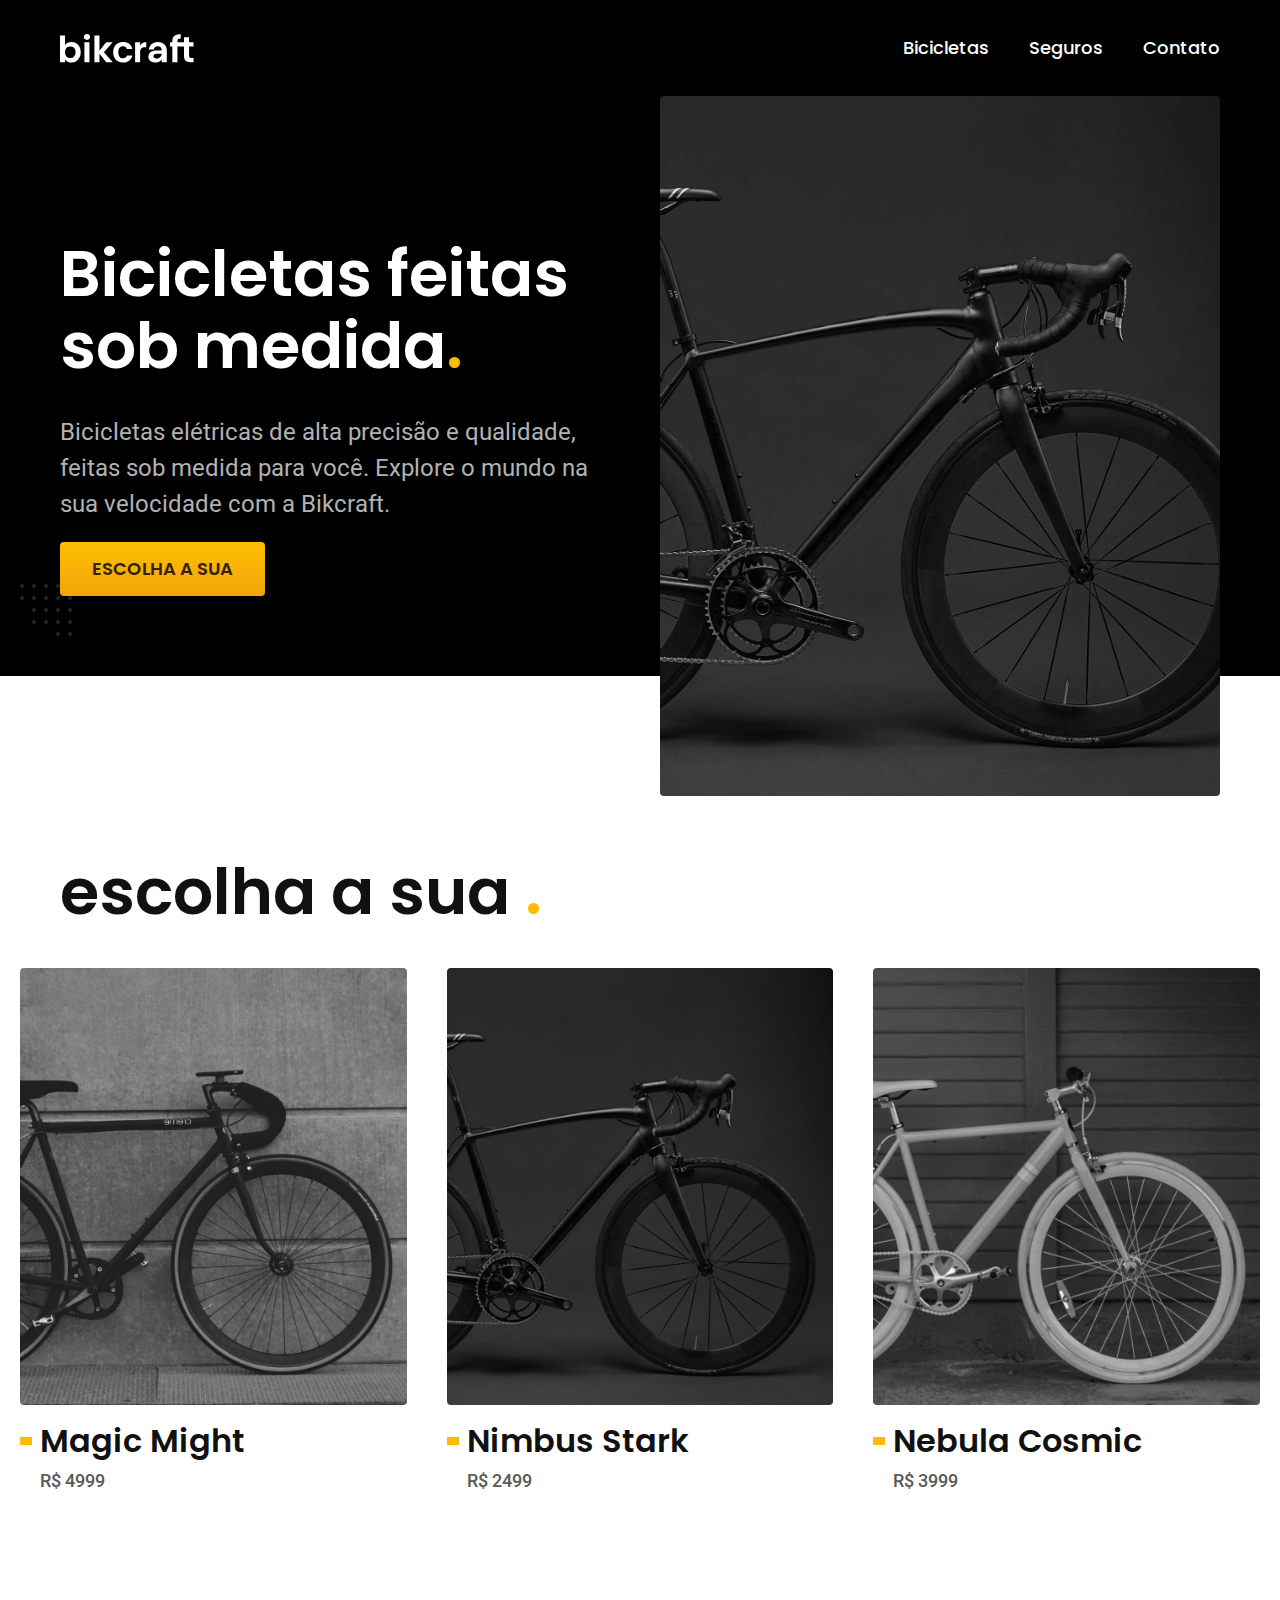
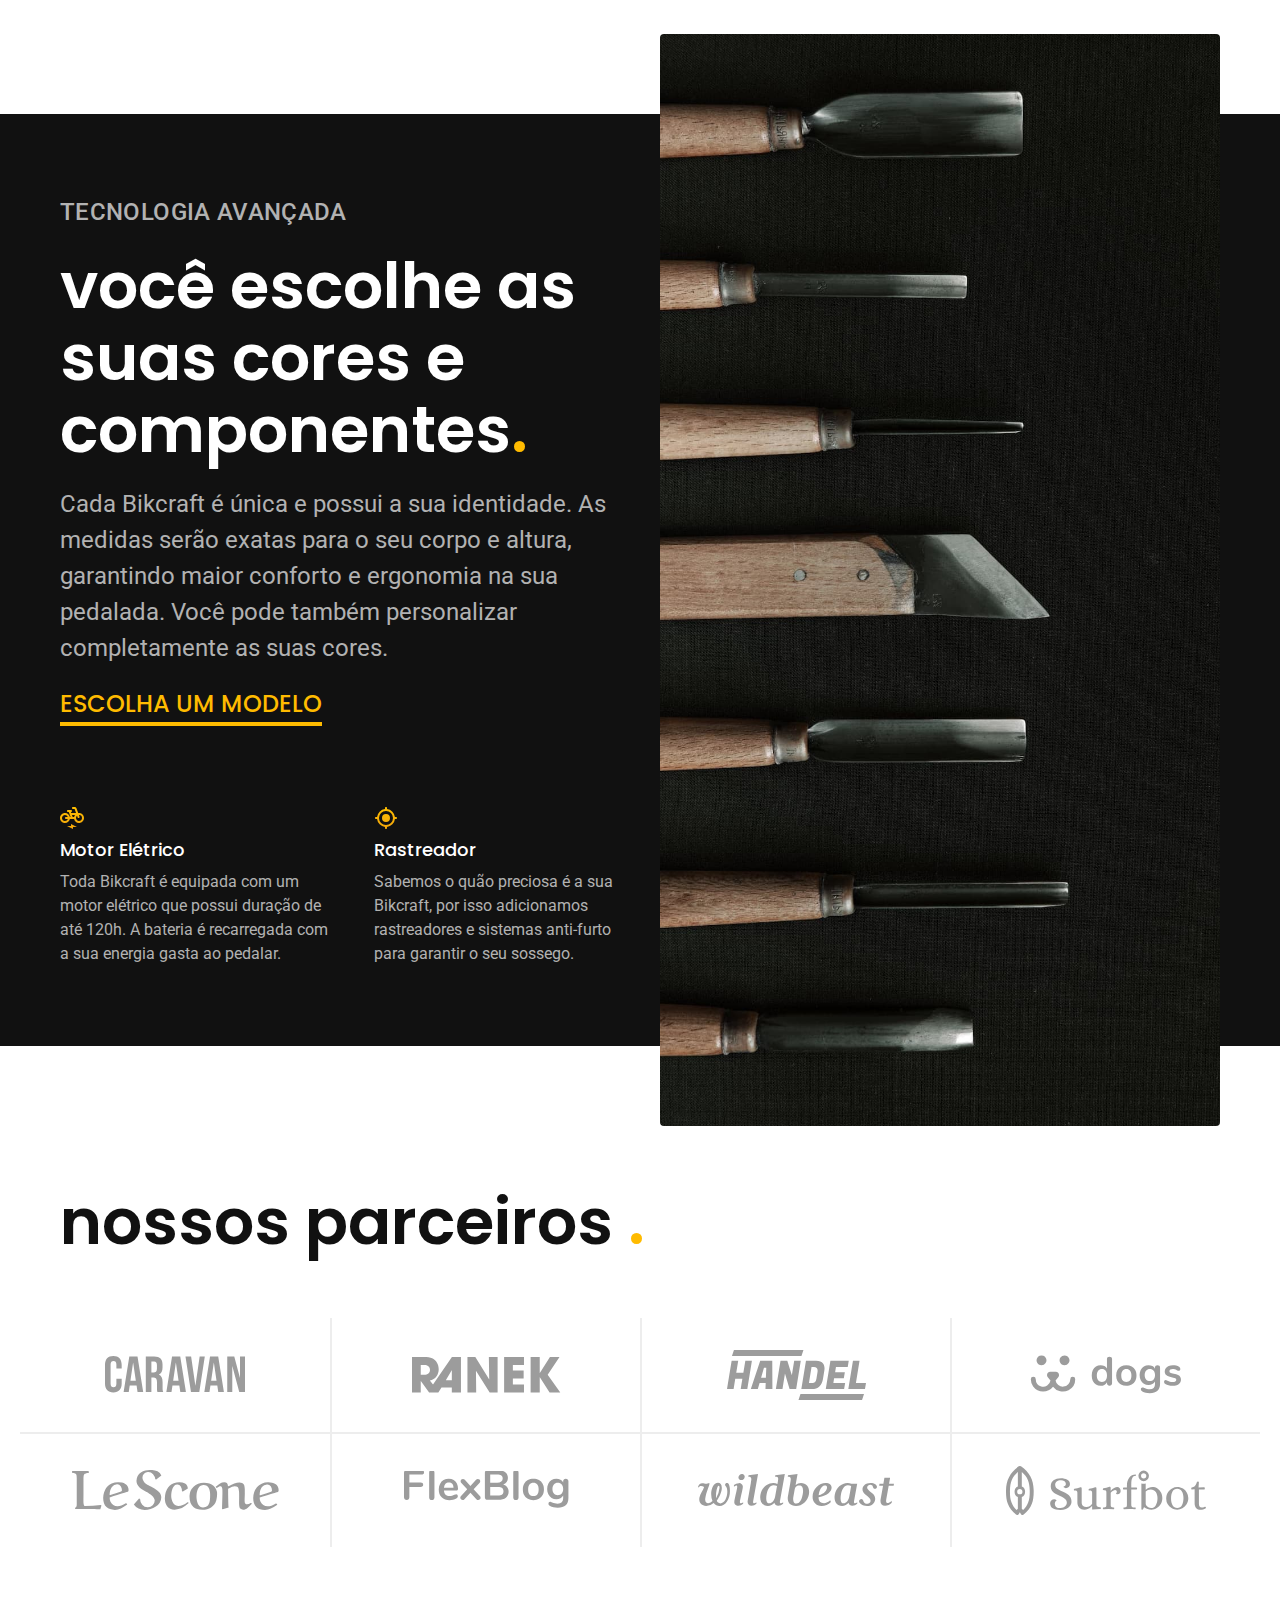
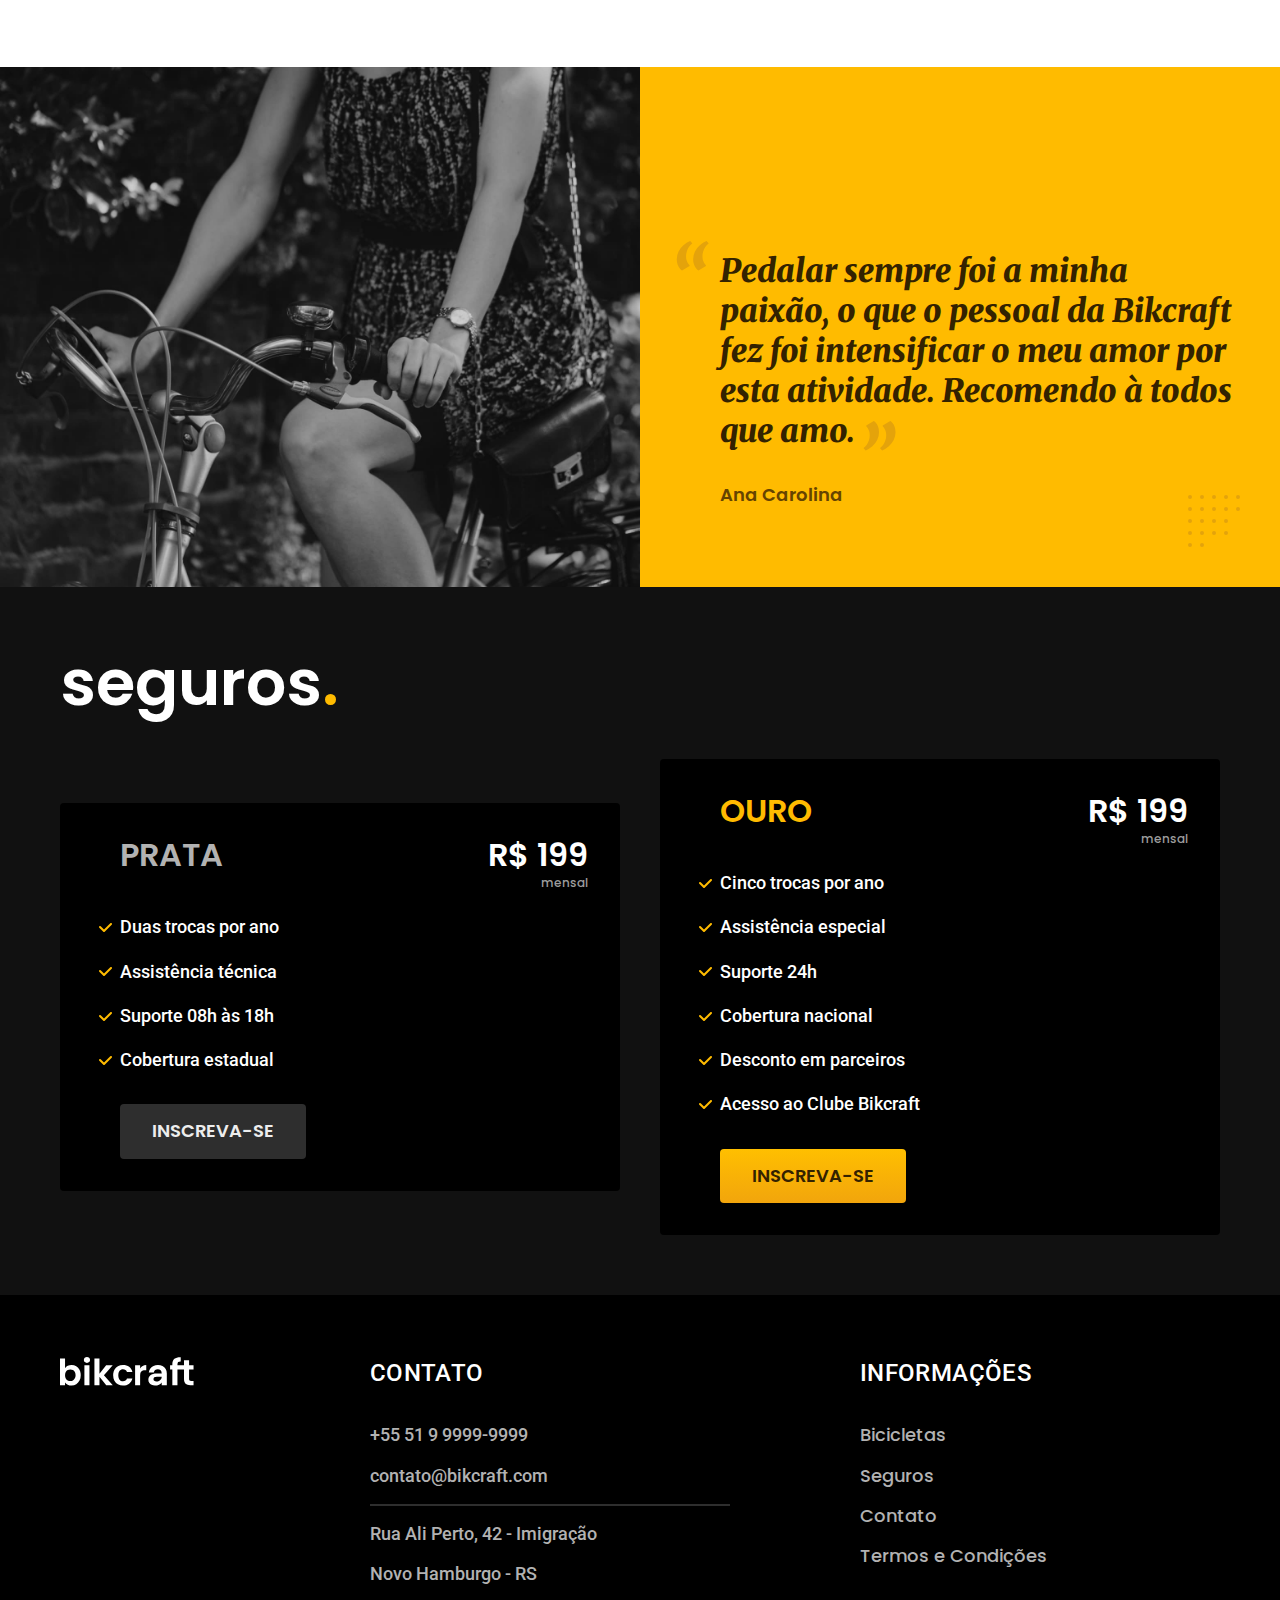
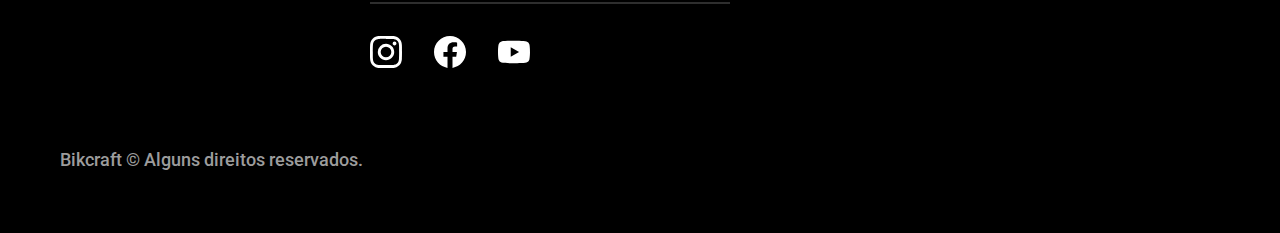
<file: index.html>
<!DOCTYPE html>
<html lang="pt-br">
<head>
  <meta charset="UTF-8">
  <meta name="viewport" content="width=device-width, initial-scale=1.0">
  <title>Bikcraft - Bicicletas Elétricas</title>
  <meta name="description" content="Bicicletas elétricas de alta precisão e qualidade, feitas sob medida para você. Explore o mundo na sua velocidade com a Bikcraft.">
  <link rel="icon" href="./favicon.svg" type="image/svg+xml">
  <link rel="preload" href="./css/style.min.css" as="style">
  <link rel="stylesheet" href="./css/style.min.css">
  <link rel="preconnect" href="https://fonts.googleapis.com">
  <link rel="preconnect" href="https://fonts.gstatic.com" crossorigin>
  <link href="https://fonts.googleapis.com/css2?family=Merriweather:ital,wght@1,900&family=Poppins:wght@400;600&family=Roboto:wght@400;500&display=swap" rel="stylesheet">
  <script>document.documentElement.classList.add("js");</script>
</head>

<body id="home">
  <header class="header-bg">
    <div class="header container">
      <a href="./">
        <img src="./img/bikcraft.svg" alt="Bikcraft" width="136" height="32">
      </a>

      <nav aria-label="primaria">
        <ul class="header-menu font-1-m cor-0">
          <li><a href="./bicicletas.html">Bicicletas</a></li>
          <li><a href="./seguros.html">Seguros</a></li>
          <li><a href="./contato.html">Contato</a></li>
        </ul>
      </nav>
    </div>
  </header>

  <main class="introducao-bg">
    <div class="introducao container">
      <div class="introducao-conteudo">
        <h1 class="font-1-xxl cor-0 fadeInDown" data-anime="200">Bicicletas feitas sob medida<span class="cor-p1">.</span></h1>
        <p class="font-2-l cor-5 fadeInDown" data-anime="400">Bicicletas elétricas de alta precisão e qualidade, feitas sob medida para você. Explore o mundo na sua velocidade com a Bikcraft.</p>
        <a class="botao fadeInDown" data-anime="600" href="./bicicletas.html">Escolha a sua</a>        
      </div>
      <picture data-anime="800" class="fadeInDown">
        <source media="(max-width: 800px)" srcset="./img/bicicletas/nimbus.jpg">
        <img src="./img/fotos/introducao.jpg" width="1280" height="1600" alt="Bicicleta elétrica preta.">
      </picture>
    </div>
  </main>

  <article class="bicicletas-lista">
    <h2 class="container font-1-xxl">escolha a sua <span class="cor-p1">.</span></h2>
    <ul>
      <li> 
        <a href="./bicicletas/magic.html">
          <img src="./img/bicicletas/magic-home.jpg" alt="Bicicleta preta">
          <h3 class="font-1-xl">Magic Might</h3>
          <span class="font-2-m cor-8">R$ 4999</span>
        </a>
      </li>
      <li> 
        <a href="./bicicletas/nimbus.html">
          <img src="./img/bicicletas/nimbus-home.jpg" alt="Bicicleta preta">
          <h3 class="font-1-xl">Nimbus Stark</h3>
          <span class="font-2-m cor-8">R$ 2499</span>
        </a>
      </li>
      <li> 
        <a href="./bicicletas/nebula.html">
          <img src="./img/bicicletas/nebula-home.jpg" alt="Bicicleta preta">
          <h3 class="font-1-xl">Nebula Cosmic</h3>
          <span class="font-2-m cor-8">R$ 3999</span>
        </a>
      </li>            
    </ul>
  </article>

  <article class="tecnologia-bg">
    <div class="tecnologia container">
      <div class="tecnologia-conteudo">
        <span class="font-2-l-b cor-5">Tecnologia Avançada</span>
        <h2 class="font-1-xxl cor-0">você escolhe as<br>suas cores e<br>componentes<span class="cor-p1">.</span></h2>
        <p class="font-2-l cor-5">Cada Bikcraft é única e possui a sua identidade. As medidas serão exatas para o seu corpo e altura, garantindo maior conforto e ergonomia na sua pedalada. Você pode também personalizar completamente as suas cores.</p>
        <a class="link" href="./bicicletas.html">Escolha um modelo</a>
        <div class="tecnologia-vantagens">
          <div>
            <img src="./img/icones/eletrica.svg" alt="" width="24" height="24">
            <h3 class="font-1-m cor-0">Motor Elétrico</h3>
            <p class="font-2-s cor-5">Toda Bikcraft é equipada com um motor elétrico que possui duração de até 120h. A bateria é recarregada com a sua energia gasta ao pedalar.</p>
          </div>
          <div>
            <img src="./img/icones/rastreador.svg" alt="" width="24" height="24">
            <h3 class="font-1-m cor-0">Rastreador</h3>
            <p class="font-2-s cor-5">Sabemos o quão preciosa é a sua Bikcraft, por isso adicionamos rastreadores e sistemas anti-furto para garantir o seu sossego.</p>
          </div>
        </div>
      </div>
      <div class="tecnologia-imagem">
        <img src="./img/fotos/tecnologia.jpg" alt="" width="700" height="1120">
      </div>
    </div>
  </article>

  <section class="parceiros" aria-label="Nossos parceiros">
    <h2 class="container font-1-xxl">nossos parceiros <span class="cor-p1">.</span></h2>
    <ul>
      <li><img src="./img/parceiros/caravan.svg" alt="caravan"></li>
      <li><img src="./img/parceiros/ranek.svg" alt="ranek.svg"></li>
      <li><img src="./img/parceiros/handel.svg" alt="handel.svg"></li>
      <li><img src="./img/parceiros/dogs.svg" alt="dogs.svg"></li>
      <li><img src="./img/parceiros/lescone.svg" alt="lescone.svg"></li>
      <li><img src="./img/parceiros/flexblog.svg" alt="flexblog.svg"></li>
      <li><img src="./img/parceiros/wildbeast.svg" alt="wildbeast.svg"></li>
      <li><img src="./img/parceiros/surfbot.svg" alt="surfbot.svg"></li>

    </ul>
  </section>

  <section class="depoimento" aria-label="depoimento">
    <div>
      <img src="./img/fotos/depoimento.jpg" alt="Pessoa pedalando uma bicicleta Bikcraft">
    </div>
    <div class="depoimento-conteudo">
      <blockquote class="font-1-xl cor-p5">
        <p>Pedalar sempre foi a minha paixão, o que o pessoal da Bikcraft fez foi intensificar o meu amor por esta atividade. Recomendo à todos que amo.</p>
      </blockquote>
      <span class="font-1-m-b cor-p4">Ana Carolina</span>
    </div>
  </section>

  <article class="seguros-bg">
    <div class="seguros container">
      <h2 class="font-1-xxl cor-0">seguros<span class="cor-p1">.</span></h2>
      <div class="seguros-item">
        <h3 class="font-1-xl cor-5">PRATA</h3>
        <span class="font-1-xl cor-0">R$ 199 <span class="font-1-xs cor-6">mensal</span></span>
        <ul class="font-2-m cor-0">
          <li>Duas trocas por ano</li>
          <li>Assistência técnica</li>
          <li>Suporte 08h às 18h</li>
          <li>Cobertura estadual</li>
        </ul>
        <a class="botao secundario" href="./orcamento.html?tipo=seguro&produto=prata">Inscreva-se</a>
      </div>
      <div class="seguros-item">
        <h3 class="font-1-xl cor-p1">OURO</h3>
        <span class="font-1-xl cor-0">R$ 199 <span class="font-1-xs cor-6">mensal</span></span>
        <ul class="font-2-m cor-0">
          <li>Cinco trocas por ano</li> 
          <li>Assistência especial</li> 
          <li>Suporte 24h</li> 
          <li>Cobertura nacional</li> 
          <li>Desconto em parceiros</li> 
          <li>Acesso ao Clube Bikcraft</li> 
        </ul>
        <a class="botao" href="./orcamento.html?tipo=seguro&produto=ouro">Inscreva-se</a>
      </div>      
    </div>
  </article>

  <footer class="footer-bg">
    <div class="footer container">
      <img src="./img/bikcraft.svg" alt="Bikcraft">
      <div class="footer-contato">
        <h3 class="font-2-l-b cor-0">Contato</h3>
        <ul class="font-2-m cor-5">
          <li><a href="tel:+5551999999999">+55 51 9 9999-9999</a></li>
          <li><a href="mailto:contato@bikcraft.com">contato@bikcraft.com</a></li>
          <li>Rua Ali Perto, 42 - Imigração</li>
          <li>Novo Hamburgo - RS</li>
        </ul>
        <div class="footer-redes">
          <a href="./">
            <img src="./img/redes/instagram.svg" alt="Instagram">
          </a>
          <a href="./">
            <img src="./img/redes/facebook.svg" alt="Facebook">
          </a>
          <a href="./">
            <img src="./img/redes/youtube.svg" alt="Youtube">
          </a>      
        </div>        
      </div>
      <div class="footer-informacoes">
        <h3 class="font-2-l-b cor-0">Informações</h3>
        <nav>
          <ul class="font-1-m cor-5">
            <li><a href="./bicicletas.html">Bicicletas</a></li>
            <li><a href="./seguros.html">Seguros</a></li>
            <li><a href="./contato.html">Contato</a></li>
            <li><a href="./termos.html">Termos e Condições</a></li>
          </ul>
        </nav>
      </div>
      <p class="footer-copy font-2-m cor-6">Bikcraft © Alguns direitos reservados.</p>
    </div>
  </footer>
  <script src="./js/plugins/simple-slide.js"></script>
  <script src="./js/script.js"></script>
</body>
</html>
</file>
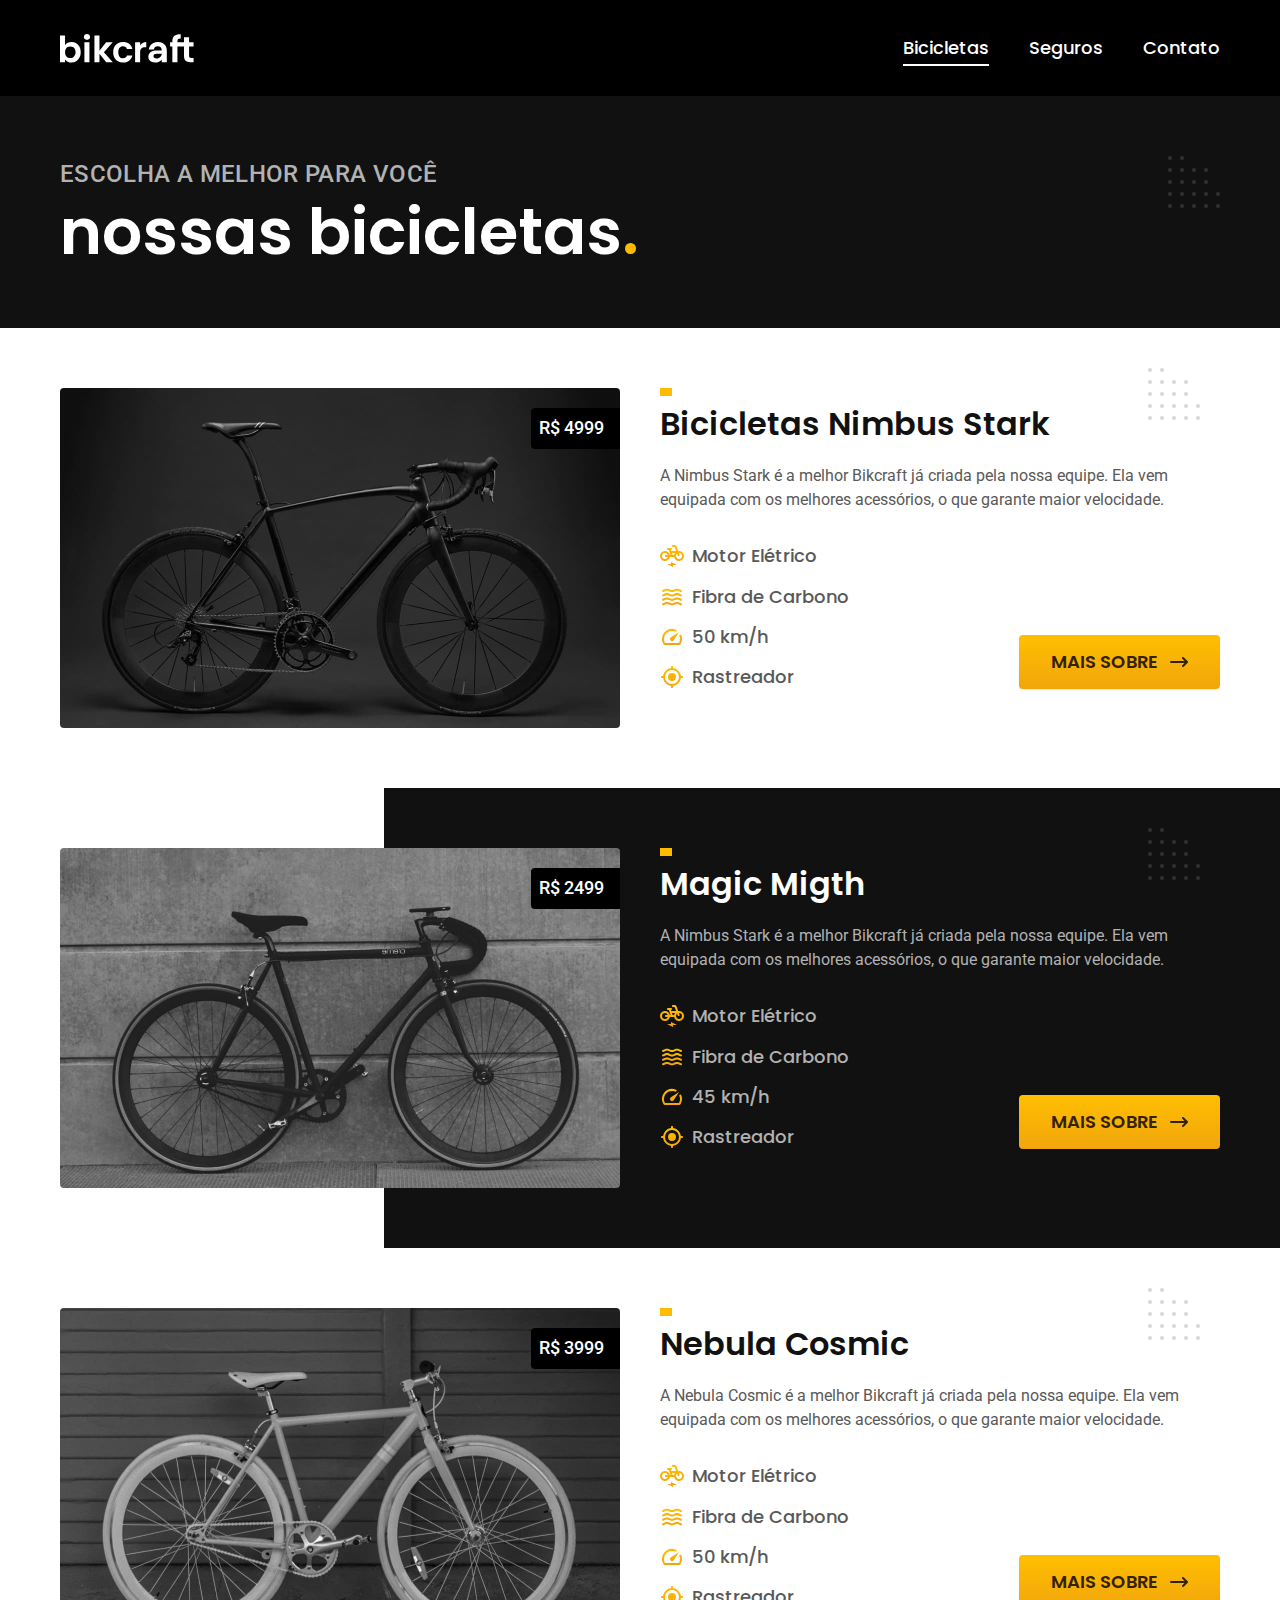
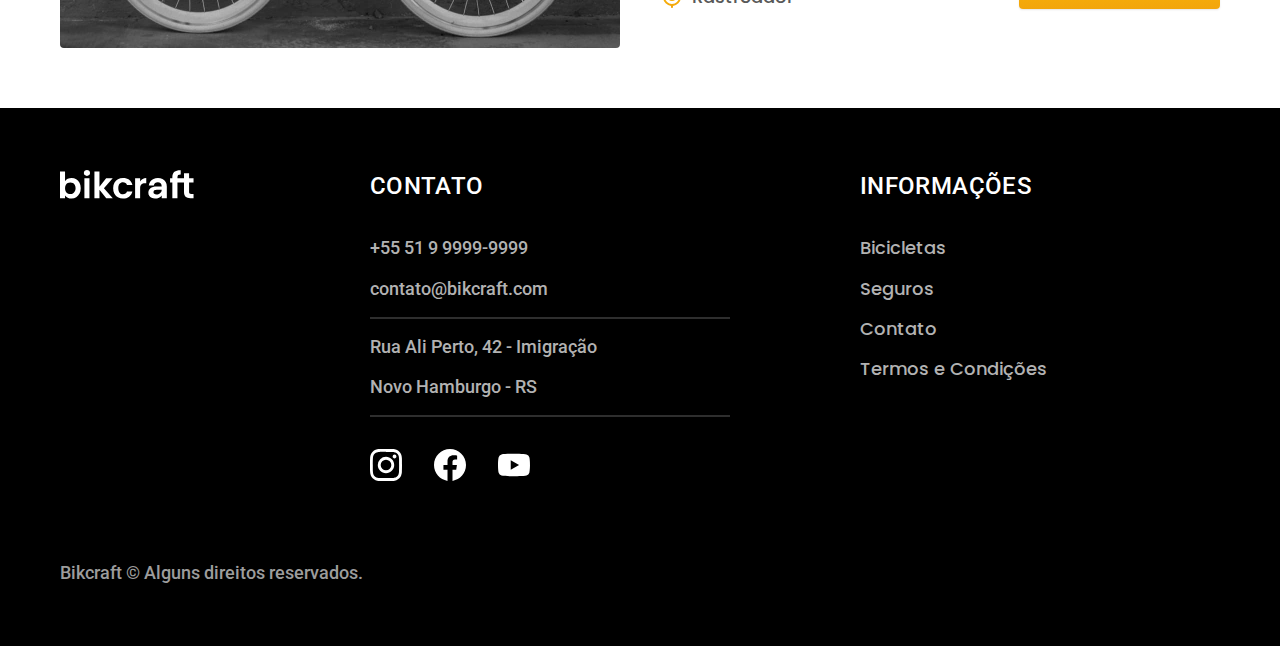
<file: bicicletas.html>
<!DOCTYPE html>
<html lang="pt-br">
<head>
  <meta charset="UTF-8">
  <meta name="viewport" content="width=device-width, initial-scale=1.0">
  <title>Bicicletas | Bikcraft</title>
  <meta name="description" content="Bicicletas.">
  <link rel="icon" href="./favicon.svg" type="image/svg+xml">
  <link rel="preload" href="./css/style.min.css" as="style">
  <link rel="stylesheet" href="./css/style.min.css">
  <link rel="preconnect" href="https://fonts.googleapis.com">
  <link rel="preconnect" href="https://fonts.gstatic.com" crossorigin>
  <link href="https://fonts.googleapis.com/css2?family=Merriweather:ital,wght@1,900&family=Poppins:wght@400;600&family=Roboto:wght@400;500&display=swap" rel="stylesheet"> 
  <script>document.documentElement.classList.add("js");</script>
</head>

<body id="bicicletas">
  <header class="header-bg">
    <div class="header container">
      <a href="./">
        <img src="./img/bikcraft.svg" alt="Bikcraft" width="136" height="32">
      </a>

      <nav aria-label="primaria">
        <ul class="header-menu font-1-m cor-0">
          <li><a href="./bicicletas.html">Bicicletas</a></li>
          <li><a href="./seguros.html">Seguros</a></li>
          <li><a href="./contato.html">Contato</a></li>
        </ul>
      </nav>
    </div>
  </header>

  <main>
    <div class="titulo-bg">
      <div class="titulo container">
        <p class="font-2-l-b cor-5">ESCOLHA A MELHOR PARA VOCÊ</p>
        <h1 class="font-1-xxl cor-0">nossas bicicletas<span class="cor-p1">.</span></h1>
      </div>
    </div>

    <div class="bicicletas container">
      <div class="bicicletas-imagem">
        <img src="./img/bicicletas/nimbus.jpg" alt="Bicicleta Preta">
        <span class="font-2-m cor-0">R$ 4999</span>
      </div>
      <div class="bicicletas-conteudo">
        <h2 class="font-1-xl">Bicicletas Nimbus Stark</h2>
        <p class="font-2-s cor-8">A Nimbus Stark é a melhor Bikcraft já criada pela nossa equipe. Ela vem equipada com os melhores acessórios, o que garante maior velocidade.</p>
        <ul class="font-1-m cor-8">
          <li>
            <img src="./img/icones/eletrica.svg" alt="">
            Motor Elétrico
          </li>
          <li>
            <img src="./img/icones/carbono.svg" alt="">
            Fibra de Carbono
          </li>
          <li>
            <img src="./img/icones/velocidade.svg" alt="">
            50 km/h
          </li>
          <li>
            <img src="./img/icones/rastreador.svg" alt="">
            Rastreador
          </li>                                    
        </ul>
        <a class="botao seta" href="./bicicletas/nimbus.html"> Mais Sobre</a>           
      </div>
    </div>

    <div class="bicicletas-bg">
      <div class="bicicletas container">
        <div class="bicicletas-imagem">
          <img src="./img/bicicletas/magic.jpg" alt="Bicicleta Preta">
          <span class="font-2-m cor-0">R$ 2499</span>
        </div>
        <div class="bicicletas-conteudo">
          <h2 class="font-1-xl cor-0">Magic Migth</h2>
          <p class="font-2-s cor-5">A Nimbus Stark é a melhor Bikcraft já criada pela nossa equipe. Ela vem equipada com os melhores acessórios, o que garante maior velocidade.</p>
          <ul class="font-1-m cor-5">
            <li>
              <img src="./img/icones/eletrica.svg" alt="">
              Motor Elétrico
            </li>
            <li>
              <img src="./img/icones/carbono.svg" alt="">
              Fibra de Carbono
            </li>
            <li>
              <img src="./img/icones/velocidade.svg" alt="">
              45 km/h
            </li>
            <li>
              <img src="./img/icones/rastreador.svg" alt="">
              Rastreador
            </li>                                    
          </ul>
          <a class="botao seta" href="./bicicletas/magic.html"> Mais Sobre</a>             
        </div>
      </div>
    </div>

    <div class="bicicletas container">
      <div class="bicicletas-imagem">
        <img src="./img/bicicletas/nebula.jpg" alt="Bicicleta Preta">
        <span class="font-2-m cor-0">R$ 3999</span>
      </div>
      <div class="bicicletas-conteudo">
        <h2 class="font-1-xl">Nebula Cosmic</h2>
        <p class="font-2-s cor-8">A Nebula Cosmic é a melhor Bikcraft já criada pela nossa equipe. Ela vem equipada com os melhores acessórios, o que garante maior velocidade.</p>
        <ul class="font-1-m cor-8">
          <li>
            <img src="./img/icones/eletrica.svg" alt="">
            Motor Elétrico
          </li>
          <li>
            <img src="./img/icones/carbono.svg" alt="">
            Fibra de Carbono
          </li>
          <li>
            <img src="./img/icones/velocidade.svg" alt="">
            50 km/h
          </li>
          <li>
            <img src="./img/icones/rastreador.svg" alt="">
            Rastreador
          </li>                                    
        </ul>
        <a class="botao seta" href="./bicicletas/nebula.html"> Mais Sobre</a>        
    </div>   

  </main>

  <footer class="footer-bg">
    <div class="footer container">
      <img src="./img/bikcraft.svg" alt="Bikcraft">
      <div class="footer-contato">
        <h3 class="font-2-l-b cor-0">Contato</h3>
        <ul class="font-2-m cor-5">
          <li><a href="tel:+5551999999999">+55 51 9 9999-9999</a></li>
          <li><a href="mailto:contato@bikcraft.com">contato@bikcraft.com</a></li>
          <li>Rua Ali Perto, 42 - Imigração</li>
          <li>Novo Hamburgo - RS</li>
        </ul>
        <div class="footer-redes">
          <a href="./">
            <img src="./img/redes/instagram.svg" alt="Instagram">
          </a>
          <a href="./">
            <img src="./img/redes/facebook.svg" alt="Facebook">
          </a>
          <a href="./">
            <img src="./img/redes/youtube.svg" alt="Youtube">
          </a>      
        </div>        
      </div>
      <div class="footer-informacoes">
        <h3 class="font-2-l-b cor-0">Informações</h3>
        <nav>
          <ul class="font-1-m cor-5">
            <li><a href="./bicicletas.html">Bicicletas</a></li>
            <li><a href="./seguros.html">Seguros</a></li>
            <li><a href="./contato.html">Contato</a></li>
            <li><a href="./termos.html">Termos e Condições</a></li>
          </ul>
        </nav>
      </div>
      <p class="footer-copy font-2-m cor-6">Bikcraft © Alguns direitos reservados.</p>
    </div>
  </footer>

  <script src="./js/script.js"></script>
</body>
</html>
</file>
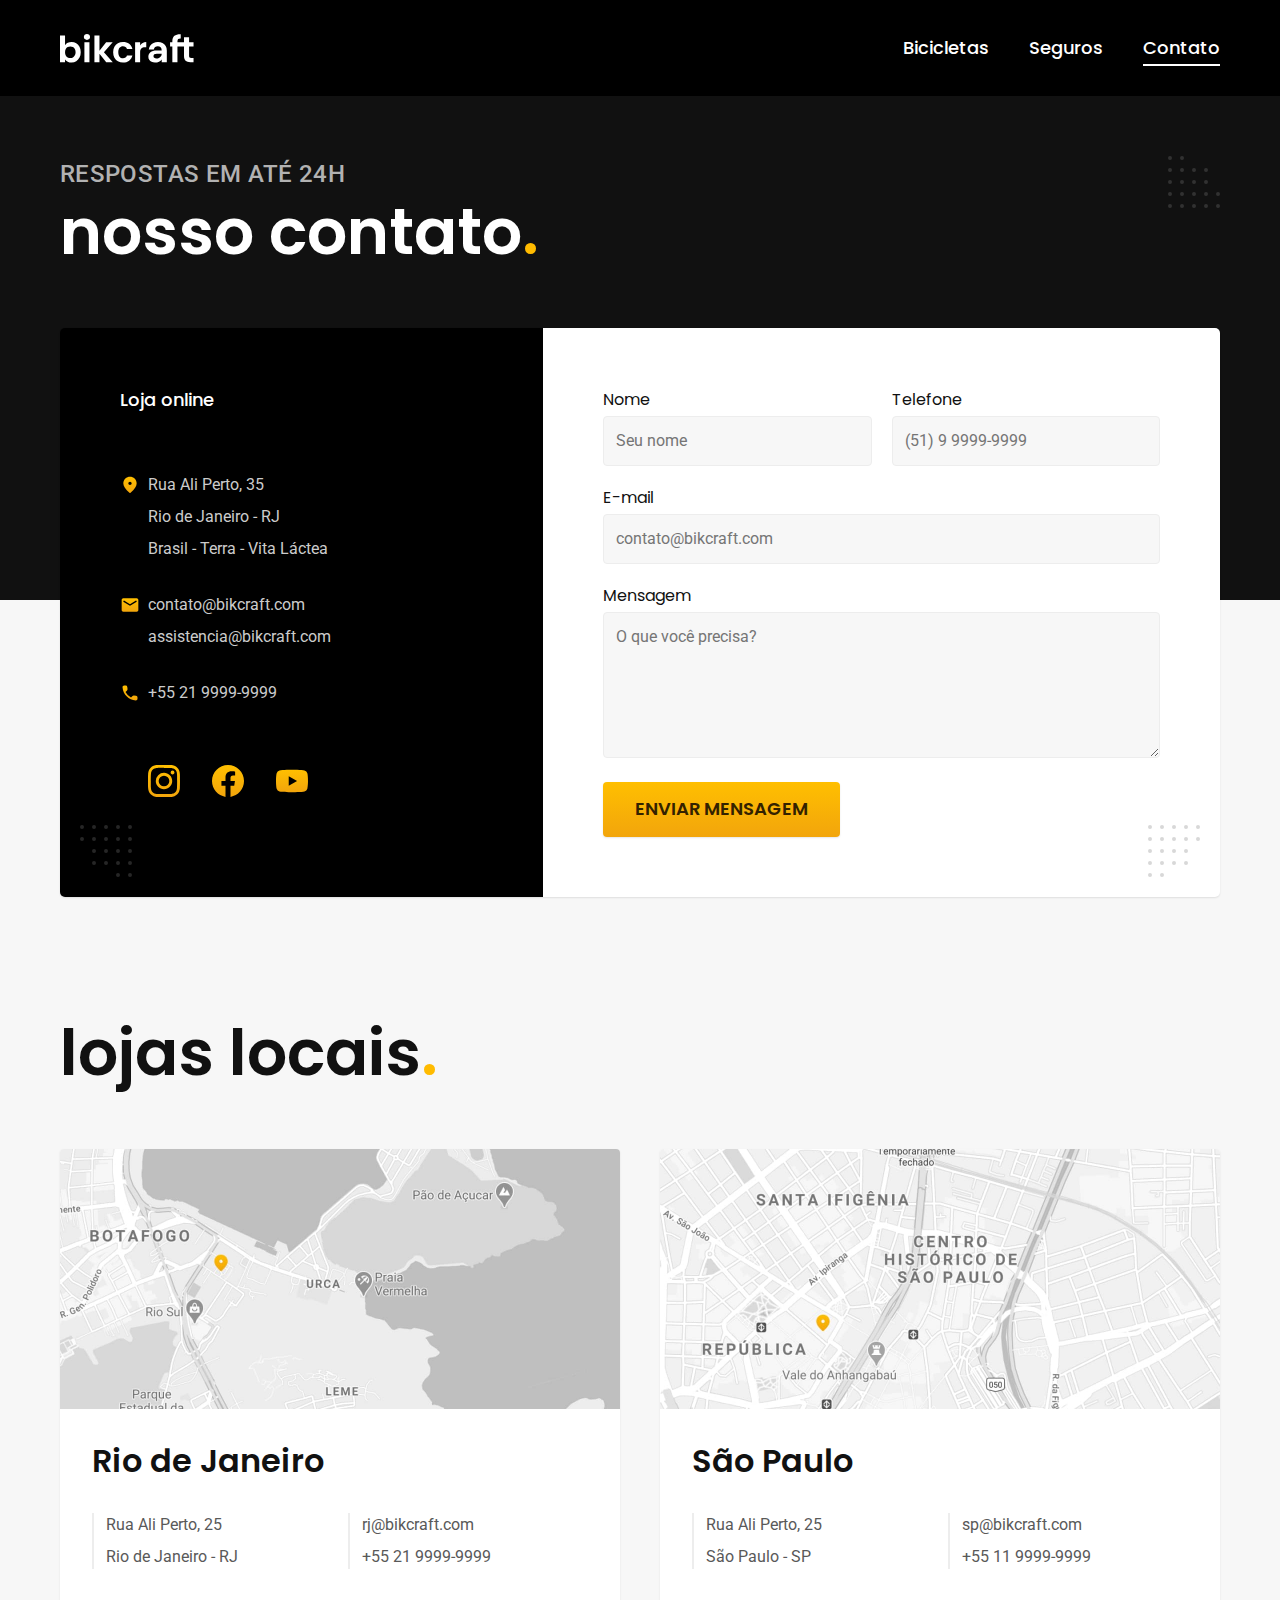
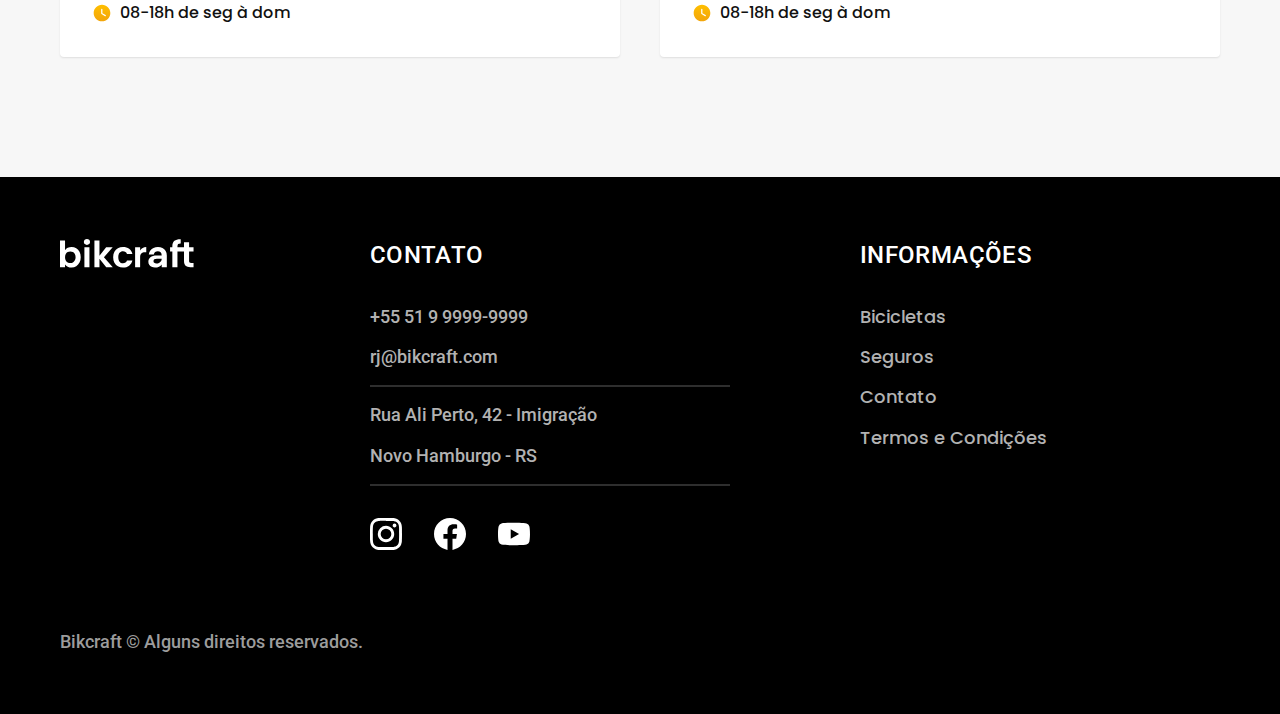
<file: contato.html>
<!DOCTYPE html>
<html lang="pt-br">
<head>
  <meta charset="UTF-8">
  <meta name="viewport" content="width=device-width, initial-scale=1.0">
  <title>Contato | Bikcraft</title>
  <meta name="description" content="Termos e condições.">
  <link rel="icon" href="./favicon.svg" type="image/svg+xml">
  <link rel="preload" href="./css/style.min.css" as="style">
  <link rel="stylesheet" href="./css/style.min.css">
  <link rel="preconnect" href="https://fonts.googleapis.com">
  <link rel="preconnect" href="https://fonts.gstatic.com" crossorigin>
  <link href="https://fonts.googleapis.com/css2?family=Merriweather:ital,wght@1,900&family=Poppins:wght@400;600&family=Roboto:wght@400;500&display=swap" rel="stylesheet"> 
  <script>document.documentElement.classList.add("js");</script>
</head>

<body id="contato">
  <header class="header-bg">
    <div class="header container">
      <a href="./">
        <img src="./img/bikcraft.svg" alt="Bikcraft" width="136" height="32">
      </a>

      <nav aria-label="primaria">
        <ul class="header-menu font-1-m cor-0">
          <li><a href="./bicicletas.html">Bicicletas</a></li>
          <li><a href="./seguros.html">Seguros</a></li>
          <li><a href="./contato.html">Contato</a></li>
        </ul>
      </nav>
    </div>
  </header>

  <main>
    <div class="titulo-bg">
      <div class="titulo container">
        <p class="font-2-l-b cor-5">RESPOSTAS EM ATÉ 24H</p>
        <h1 class="font-1-xxl cor-0">nosso contato<span class="cor-p1">.</span></h1>
      </div>
    </div>

    <div class="contato container">
      <section class="contato-dados" aria-label="endereço">
        <h2 class="font-1-m cor-0">Loja online</h2>
        <div class="contato-endereco font-2-s cor-4">
          <p>Rua Ali Perto, 35</p>
          <p>Rio de Janeiro - RJ</p>
          <p>Brasil - Terra - Vita Láctea</p>
        </div>
        <address class="contato-meios font-2-s cor-4">
          <a href="mailto:contato@bikcraft.com">contato@bikcraft.com</a>
          <a href="mailto:assistencia@bikcraft.com">assistencia@bikcraft.com</a>
          <a href="tel:+55 21 9999-9999">+55 21 9999-9999</a>
        </address>
        <div class="contato-redes">
          <a href="./">
            <img src="./img/redes/instagram-p.svg" alt="Instagram">
          </a>
          <a href="./">
            <img src="./img/redes/facebook-p.svg" alt="Facebook">
          </a>
          <a href="./">
            <img src="./img/redes/youtube-p.svg" alt="Youtube">
          </a>
        </div>        
      </section>

      <section class="contato-formulario" aria-label="Formulário">
        <form class="form" action="./enviar.php" method="post">
          <div>
            <label for="nome">Nome</label>
            <input type="text" id="nome" name="nome" placeholder="Seu nome">
          </div>
          <div>
            <label for="telefone">Telefone</label>
            <input type="text" id="telefone" name="telefone" placeholder="(51) 9 9999-9999">
          </div>
          <div class="col-2">
            <label for="email">E-mail</label>
            <input type="email" id="email" name="email" placeholder="contato@bikcraft.com" required>
          </div>
          <div class="col-2">
            <label for="mensagem">Mensagem</label>
            <textarea name="mensagem" id="mensagem" rows="5" placeholder="O que você precisa?"></textarea>
          </div>  
          <button class="botao col-2">Enviar Mensagem</button>
        </form>
      </section>

    </div>
  </main>

  <article class="lojas container">
    <h2 class="font-1-xxl">lojas locais<span class="cor-p1">.</span></h2>
    <div class="lojas-item">
      <img src="./img/lojas/rj.jpg" alt="mapa marcando o endereço em Rua Ali perto, 25 - Rio de Janeiro - RJ">
      <div class="lojas-conteudo">
        <h3 class="font-1-xl">Rio de Janeiro</h3>
        <div class="lojas-dados font-2-s cor-8">
          <p>Rua Ali Perto, 25</p>
          <p>Rio de Janeiro - RJ</p>
        </div>
        <div class="lojas-dados font-2-s cor-8">
          <a href="mailto:rj@bikcraft.com">rj@bikcraft.com</a>
          <a href="tel:+55 21 9999-9999">+55 21 9999-9999</a>
        </div>
        <p class="lojas-tempo font-1-s"><img src="./img/icones/horario.svg" alt=""> 08-18h de seg à dom</p> 
      </div>     
    </div>
    <div class="lojas-item">
      <img src="./img/lojas/sp.jpg" alt="mapa marcando o endereço em Rua Ali perto, 25 - São Paulo - SP">
      <div class="lojas-conteudo">
        <h3 class="font-1-xl">São Paulo</h3>
        <div class="lojas-dados font-2-s cor-8">
          <p>Rua Ali Perto, 25</p>
          <p>São Paulo - SP</p>
        </div>
        <div class="lojas-dados font-2-s cor-8">
          <a href="mailto:sp@bikcraft.com">sp@bikcraft.com</a>
          <a href="tel:+55 11 9999-9999">+55 11 9999-9999</a>
        </div>
        <p class="lojas-tempo font-1-s"><img src="./img/icones/horario.svg" alt=""> 08-18h de seg à dom</p>  
      </div>    
    </div>    
  </article>

  <footer class="footer-bg">
    <div class="footer container">
      <img src="./img/bikcraft.svg" alt="Bikcraft">
      <div class="footer-contato">
        <h3 class="font-2-l-b cor-0">Contato</h3>
        <ul class="font-2-m cor-5">
          <li><a href="tel:+5551999999999">+55 51 9 9999-9999</a></li>
          <li><a href="mailto:rj@bikcraft.com">rj@bikcraft.com</a></li>
          <li>Rua Ali Perto, 42 - Imigração</li>
          <li>Novo Hamburgo - RS</li>
        </ul>
        <div class="footer-redes">
          <a href="./">
            <img src="./img/redes/instagram.svg" alt="Instagram">
          </a>
          <a href="./">
            <img src="./img/redes/facebook.svg" alt="Facebook">
          </a>
          <a href="./">
            <img src="./img/redes/youtube.svg" alt="Youtube">
          </a>      
        </div>        
      </div>
      <div class="footer-informacoes">
        <h3 class="font-2-l-b cor-0">Informações</h3>
        <nav>
          <ul class="font-1-m cor-5">
            <li><a href="./bicicletas.html">Bicicletas</a></li>
            <li><a href="./seguros.html">Seguros</a></li>
            <li><a href="./contato.html">Contato</a></li>
            <li><a href="./termos.html">Termos e Condições</a></li>
          </ul>
        </nav>
      </div>
      <p class="footer-copy font-2-m cor-6">Bikcraft © Alguns direitos reservados.</p>
    </div>
  </footer>
  <script src="./js/formulario.js"></script>
  <script src="./js/script.js"></script>
</body>
</html>
</file>
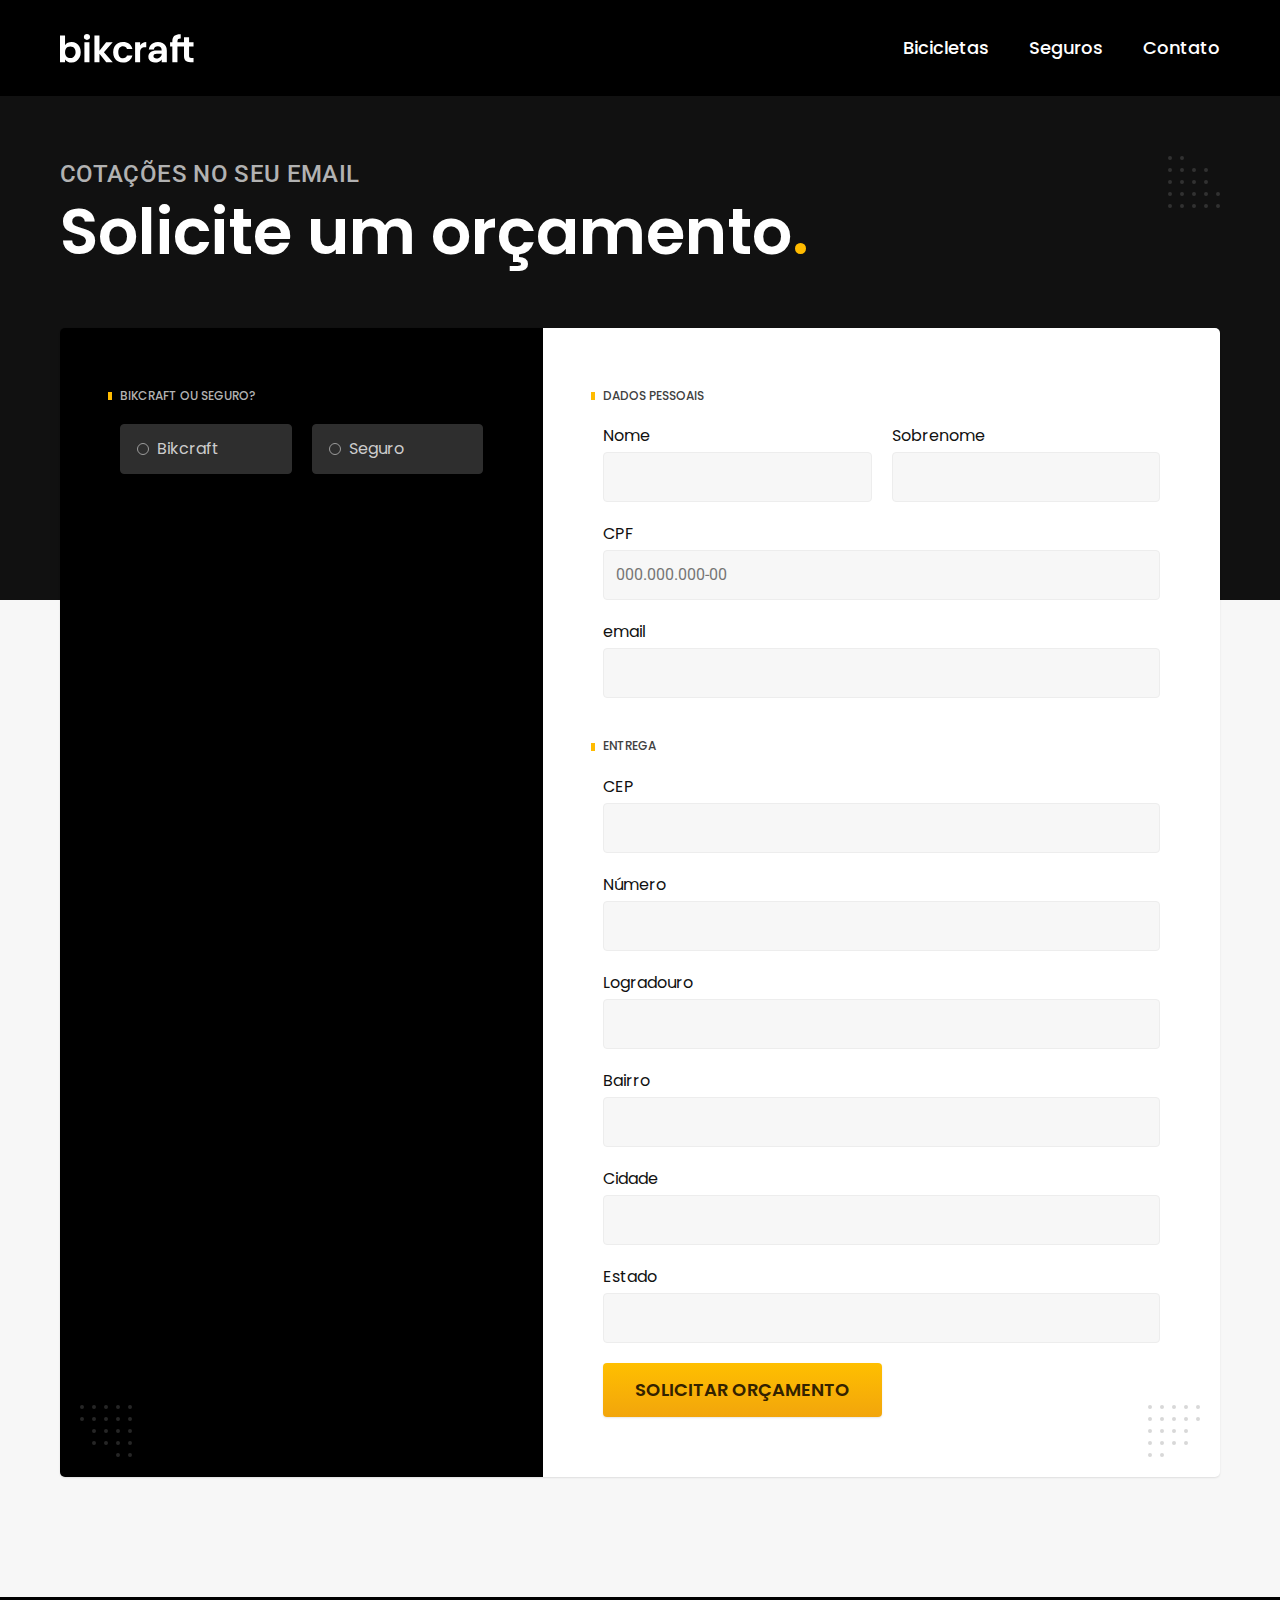
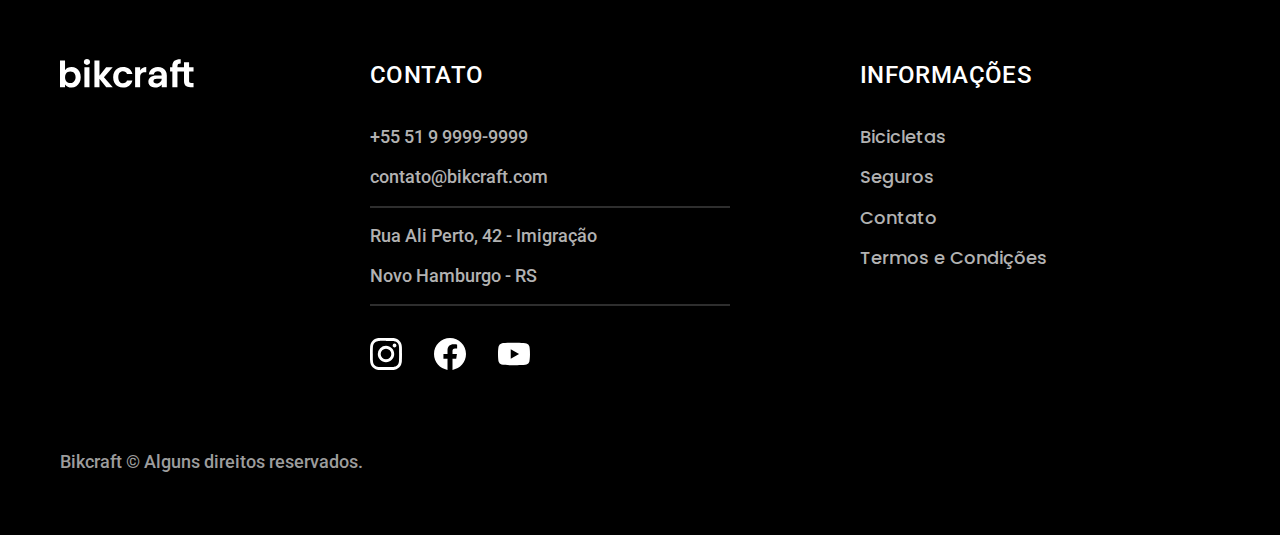
<file: orcamento.html>
<!DOCTYPE html>
<html lang="pt-br">
<head>
  <meta charset="UTF-8">
  <meta name="viewport" content="width=device-width, initial-scale=1.0">
  <title>Orçamento | Bikcraft</title>
  <meta name="description" content="Orçamento.">
  <link rel="icon" href="./favicon.svg" type="image/svg+xml">
  <link rel="preload" href="./css/style.min.css" as="style">
  <link rel="stylesheet" href="./css/style.min.css">
  <link rel="preconnect" href="https://fonts.googleapis.com">
  <link rel="preconnect" href="https://fonts.gstatic.com" crossorigin>
  <link href="https://fonts.googleapis.com/css2?family=Merriweather:ital,wght@1,900&family=Poppins:wght@400;600&family=Roboto:wght@400;500&display=swap" rel="stylesheet"> 
  <script>document.documentElement.classList.add("js");</script>
</head>

<body id="orcamento">
  <header class="header-bg">
    <div class="header container">
      <a href="./">
        <img src="./img/bikcraft.svg" alt="Bikcraft" width="136" height="32">
      </a>

      <nav aria-label="primaria">
        <ul class="header-menu font-1-m cor-0">
          <li><a href="./bicicletas.html">Bicicletas</a></li>
          <li><a href="./seguros.html">Seguros</a></li>
          <li><a href="./contato.html">Contato</a></li>
        </ul>
      </nav>
    </div>
  </header>

  <main>
    <div class="titulo-bg">
      <div class="titulo container">
        <p class="font-2-l-b cor-5">Cotações no seu email</p>
        <h1 class="font-1-xxl cor-0">Solicite um orçamento<span class="cor-p1">.</span></h1>
      </div>
    </div>
    
    <form class="orcamento container" action="./enviar.php" method="post">

      <div class="orcamento-produto">
        <h2 class=" font-1-xs cor-5">Bikcraft ou Seguro?</h2>

        <input type="radio" name="tipo" value="bikcraft" id="bikcraft">
        <label for="bikcraft">Bikcraft</label>

        <input type="radio" name="tipo" value="seguro" id="seguro">
        <label for="seguro">Seguro</label>

        <div class="orcamento-conteudo" id="orcamento-bikcraft">
          <h2 class="font-1-xs cor-5">Escolha a sua</h2>

          <input type="radio" name="produto" value="nimbus" id="nimbus">
          <label for="nimbus">Nimbus Stark <span>R$ 4999</span></label>
          <div class="orcamento-detalhes">
            <ul class="font-1-xs cor-8">
              <li><img src="./img/icones/eletrica.svg" alt="">Motor Elétrico</li>
              <li><img src="./img/icones/carbono.svg" alt="">Fibra de Carbono</li>
              <li><img src="./img/icones/velocidade.svg" alt="">50 km/h</li>
              <li><img src="./img/icones/rastreador.svg" alt="">Rastreador</li>
            </ul>
            <img src="./img/bicicletas/nimbus.jpg" alt="Bicicleta preta">
          </div>

          <input type="radio" name="produto" value="magic" id="magic">
          <label for="magic">Magic Might <span>R$ 2499</span></label>
          <div class="orcamento-detalhes">
            <ul class="font-1-xs cor-8">
              <li><img src="./img/icones/eletrica.svg" alt="">Motor Elétrico</li>
              <li><img src="./img/icones/carbono.svg" alt="">Fibra de Carbono</li>
              <li><img src="./img/icones/velocidade.svg" alt="">45 km/h</li>
              <li><img src="./img/icones/rastreador.svg" alt="">Rastreador</li>
            </ul>
            <img src="./img/bicicletas/magic.jpg" alt="Bicicleta preta">
          </div>
          
          <input type="radio" name="produto" value="nebula" id="nebula">
          <label for="nebula">Nebula Cosmic <span>R$ 3999</span></label>
          <div class="orcamento-detalhes">
            <ul class="font-1-xs cor-8">
              <li><img src="./img/icones/eletrica.svg" alt="">Motor Elétrico</li>
              <li><img src="./img/icones/carbono.svg" alt="">Fibra de Carbono</li>
              <li><img src="./img/icones/velocidade.svg" alt="">40 km/h</li>
              <li><img src="./img/icones/rastreador.svg" alt="">Rastreador</li>
            </ul>
            <img src="./img/bicicletas/nebula.jpg" alt="Bicicleta branca">
          </div>          

        </div>

        <div class="orcamento-conteudo" id="orcamento-seguro">
          <h2 class="font-1-xs cor-5">Escolha o plano</h2>

          <input type="radio" name="produto" value="prata" id="prata">
          <label for="prata">Prata <span>R$ 199</span></label>

          <input type="radio" name="produto" value="ouro" id="ouro">
          <label for="ouro">Ouro <span>R$ 299</span></label>
        </div>        
      </div>

      <div class="orcamento-dados form">
        <h2 class="font-1-xs cor-9 col-2">dados pessoais</h2>
        <div>
          <label for="nome">Nome</label>
          <input type="text" id="nome" name="nome">
        </div>
        <div>
          <label for="sobrenome">Sobrenome</label>
          <input type="text" id="sobrenome" name="sobrenome">
        </div>   
        <div class="col-2">
          <label for="cpf">CPF</label>
          <input type="text" id="cpf" name="cpf" placeholder="000.000.000-00">
        </div>     
        <div class="col-2">
          <label for="email">email</label>
          <input type="email" id="email" name="email" required>
        </div>
        <h2 class="font-1-xs cor-9 col-2">entrega</h2>  
        <div class="col-2">
          <label for="cep">CEP</label>
          <input type="text" id="cep" name="cep">
        </div>   
        <div class="col-2">
          <label for="numero">Número</label>
          <input type="text" id="numero" name="numero">
        </div>      
        <div class="col-2">
          <label for="logradouro">Logradouro</label>
          <input type="text" id="logradouro" name="logradouro">
        </div>   
        <div class="col-2">
          <label for="bairro">Bairro</label>
          <input type="text" id="bairro" name="bairro">
        </div>   
        <div class="col-2">
          <label for="cidade">Cidade</label>
          <input type="text" id="cidade" name="cidade">
        </div>    
        <div class="col-2">
          <label for="estado">Estado</label>
          <input type="text" id="estado" name="estado">
        </div>
        <button class="col-2 botao">Solicitar Orçamento</button>                           
      </div>
    </form>
  </main>

  <footer class="footer-bg">
    <div class="footer container">
      <img src="./img/bikcraft.svg" alt="Bikcraft">
      <div class="footer-contato">
        <h3 class="font-2-l-b cor-0">Contato</h3>
        <ul class="font-2-m cor-5">
          <li><a href="tel:+5551999999999">+55 51 9 9999-9999</a></li>
          <li><a href="mailto:contato@bikcraft.com">contato@bikcraft.com</a></li>
          <li>Rua Ali Perto, 42 - Imigração</li>
          <li>Novo Hamburgo - RS</li>
        </ul>
        <div class="footer-redes">
          <a href="./">
            <img src="./img/redes/instagram.svg" alt="Instagram">
          </a>
          <a href="./">
            <img src="./img/redes/facebook.svg" alt="Facebook">
          </a>
          <a href="./">
            <img src="./img/redes/youtube.svg" alt="Youtube">
          </a>      
        </div>        
      </div>
      <div class="footer-informacoes">
        <h3 class="font-2-l-b cor-0">Informações</h3>
        <nav>
          <ul class="font-1-m cor-5">
            <li><a href="./bicicletas.html">Bicicletas</a></li>
            <li><a href="./seguros.html">Seguros</a></li>
            <li><a href="./contato.html">Contato</a></li>
            <li><a href="./termos.html">Termos e Condições</a></li>
          </ul>
        </nav>
      </div>
      <p class="footer-copy font-2-m cor-6">Bikcraft © Alguns direitos reservados.</p>
    </div>
  </footer>
  <script src="./js/formulario.js"></script>
  <script src="./js/script.js"></script>
</body>
</html>
</file>
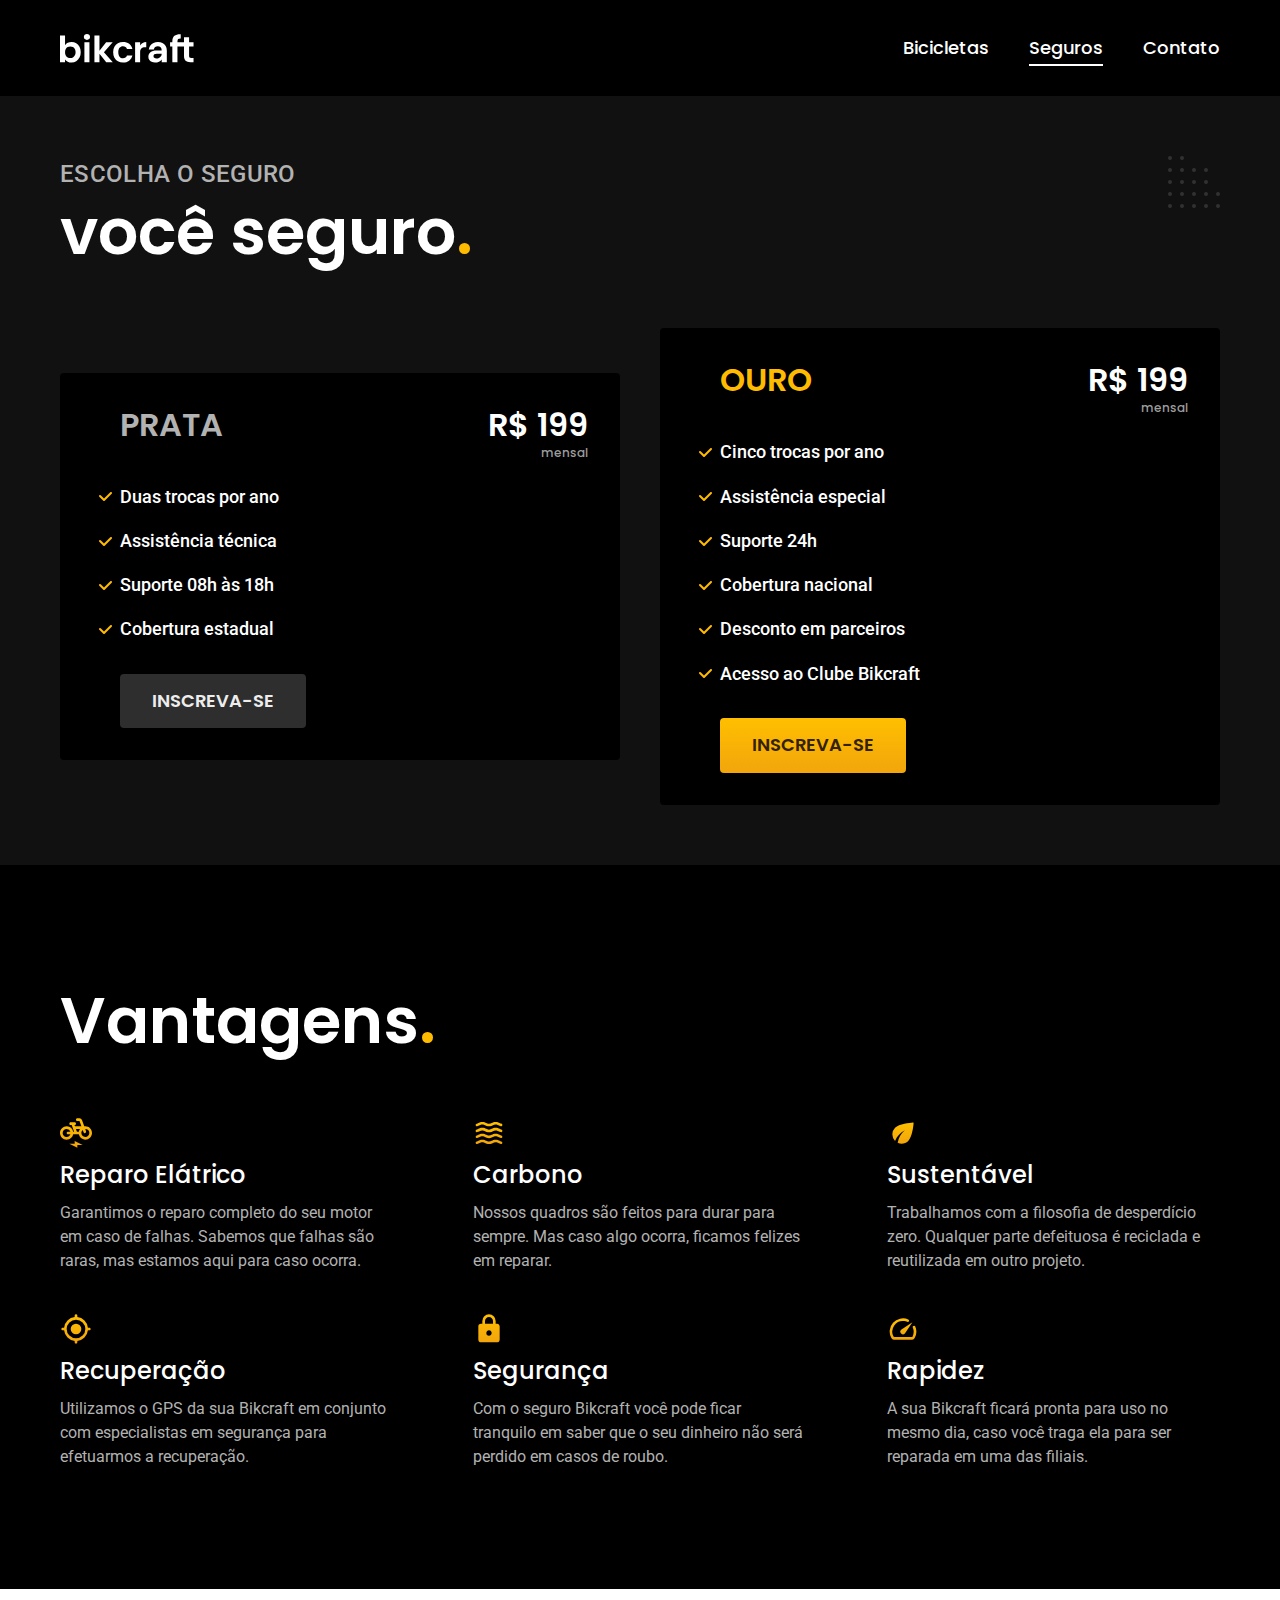
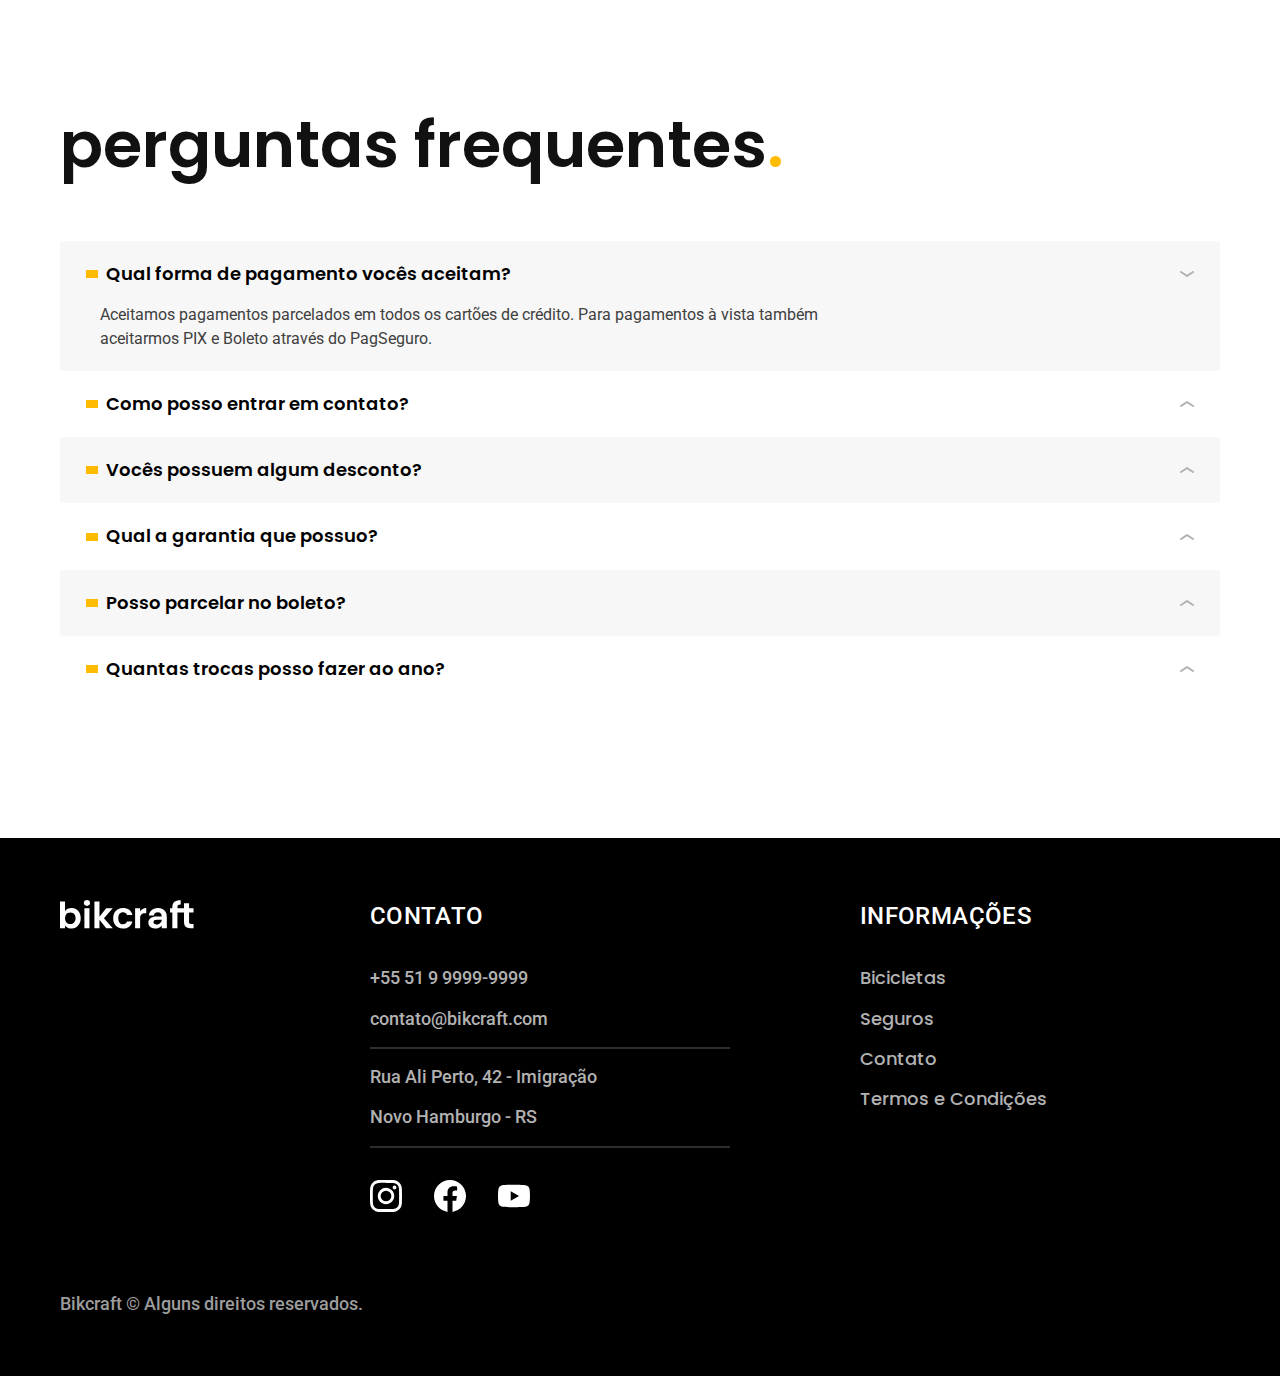
<file: seguros.html>
<!DOCTYPE html>
<html lang="pt-br">
<head>
  <meta charset="UTF-8">
  <meta name="viewport" content="width=device-width, initial-scale=1.0">
  <title>Seguros | Bikcraft</title>
  <meta name="description" content="Seguros.">
  <link rel="icon" href="./favicon.svg" type="image/svg+xml">
  <link rel="preload" href="./css/style.min.css" as="style">
  <link rel="stylesheet" href="./css/style.min.css">
  <link rel="preconnect" href="https://fonts.googleapis.com">
  <link rel="preconnect" href="https://fonts.gstatic.com" crossorigin>
  <link href="https://fonts.googleapis.com/css2?family=Merriweather:ital,wght@1,900&family=Poppins:wght@400;600&family=Roboto:wght@400;500&display=swap" rel="stylesheet"> 
  <script>document.documentElement.classList.add("js");</script>
</head>

<body id="seguros">
  <header class="header-bg">
    <div class="header container">
      <a href="./">
        <img src="./img/bikcraft.svg" alt="Bikcraft" width="136" height="32">
      </a>

      <nav aria-label="primaria">
        <ul class="header-menu font-1-m cor-0">
          <li><a href="./bicicletas.html">Bicicletas</a></li>
          <li><a href="./seguros.html">Seguros</a></li>
          <li><a href="./contato.html">Contato</a></li>
        </ul>
      </nav>
    </div>
  </header>

  <main class="seguros-bg">
    <div class="titulo-bg">
      <div class="titulo container">
        <p class="font-2-l-b cor-5">Escolha o Seguro</p>
        <h1 class="font-1-xxl cor-0">você seguro<span class="cor-p1">.</span></h1>
      </div>
    </div>

    <div class="seguros container">
      <div class="seguros-item fadeInLeft" data-anime="200">
        <h3 class="font-1-xl cor-5">PRATA</h3>
        <span class="font-1-xl cor-0">R$ 199 <span class="font-1-xs cor-6">mensal</span></span>
        <ul class="font-2-m cor-0">
          <li>Duas trocas por ano</li>
          <li>Assistência técnica</li>
          <li>Suporte 08h às 18h</li>
          <li>Cobertura estadual</li>
        </ul>
        <a class="botao secundario" href="./orcamento.html?tipo=seguro&produto=prata">Inscreva-se</a>
      </div>
      <div class="seguros-item fadeInRight" data-anime="400">
        <h3 class="font-1-xl cor-p1">OURO</h3>
        <span class="font-1-xl cor-0">R$ 199 <span class="font-1-xs cor-6">mensal</span></span>
        <ul class="font-2-m cor-0">
          <li>Cinco trocas por ano</li> 
          <li>Assistência especial</li> 
          <li>Suporte 24h</li> 
          <li>Cobertura nacional</li> 
          <li>Desconto em parceiros</li> 
          <li>Acesso ao Clube Bikcraft</li> 
        </ul>
        <a class="botao" href="./orcamento.html?tipo=seguro&produto=ouro">Inscreva-se</a>
      </div>      
    </div>

  </main>

  <article class="vantagens-bg">
    <div class="vantagens container">
      <h2 class="font-1-xxl cor-0">
        Vantagens<span class="cor-p1">.</span>
      </h2>
      <ul>
        <li>
          <img src="./img/icones/eletrica.svg" alt="">
          <h3 class="font-1-l cor-0">Reparo Elátrico</h3>
          <p class="font-2-s cor-5">Garantimos o reparo completo do seu motor em caso de falhas. Sabemos que falhas são raras, mas estamos aqui para caso ocorra.</p>
        </li>
        <li>
          <img src="./img/icones/carbono.svg" alt="">
          <h3 class="font-1-l cor-0">Carbono</h3>
          <p class="font-2-s cor-5">Nossos quadros são feitos para durar para sempre. Mas caso algo ocorra, ficamos felizes em reparar.</p>
        </li>
        <li>
          <img src="./img/icones/sustentavel.svg" alt="">
          <h3 class="font-1-l cor-0">Sustentável</h3>
          <p class="font-2-s cor-5">Trabalhamos com a filosofia de desperdício zero. Qualquer parte defeituosa é reciclada e reutilizada em outro projeto.</p>
        </li>
        <li>
          <img src="./img/icones/rastreador.svg" alt="">
          <h3 class="font-1-l cor-0">Recuperação</h3>
          <p class="font-2-s cor-5">Utilizamos o GPS da sua Bikcraft em conjunto com especialistas em segurança para efetuarmos a recuperação.</p>
        </li>
        <li>
          <img src="./img/icones/seguro.svg" alt="">
          <h3 class="font-1-l cor-0">Segurança</h3>
          <p class="font-2-s cor-5">Com o seguro Bikcraft você pode ficar tranquilo em saber que o seu dinheiro não será perdido em casos de roubo.</p>
        </li>
        <li>
          <img src="./img/icones/velocidade.svg" alt="">
          <h3 class="font-1-l cor-0">Rapidez</h3>
          <p class="font-2-s cor-5">A sua Bikcraft ficará pronta para uso no mesmo dia, caso você traga ela para ser reparada em uma das filiais.</p>
        </li>                                        
      </ul>
    </div>
  </article>

  <article class="perguntas container">
    <h2 class="font-1-xxl">
      perguntas frequentes<span class="cor-p1">.</span>
    </h2>

    <dl>
      <div>
        <dt><button class="font-1-m-b" aria-controls="pergunta1" aria-expanded="true">Qual forma de pagamento vocês aceitam?</button></dt>
        <dd id="pergunta1" class="font-2-s cor-9 ativa">Aceitamos pagamentos parcelados em todos os cartões de crédito. Para pagamentos à vista também aceitarmos PIX e Boleto através do PagSeguro.</dd>
      </div>
      <div>
        <dt><button class="font-1-m-b" aria-controls="pergunta2" aria-expanded="false">Como posso entrar em contato?</button></dt>
        <dd id="pergunta2" class="font-2-s cor-9">Aceitamos pagamentos parcelados em todos os cartões de crédito. Para pagamentos à vista também aceitarmos PIX e Boleto através do PagSeguro.</dd>
      </div>
      <div>
        <dt><button class="font-1-m-b" aria-controls="pergunta3" aria-expanded="false">Vocês possuem algum desconto?</button></dt>
        <dd id="pergunta3" class="font-2-s cor-9">Aceitamos pagamentos parcelados em todos os cartões de crédito. Para pagamentos à vista também aceitarmos PIX e Boleto através do PagSeguro.</dd>
      </div>
      <div>
        <dt><button class="font-1-m-b" aria-controls="pergunta4" aria-expanded="false">Qual a garantia que possuo?</button></dt>
        <dd id="pergunta4" class="font-2-s cor-9">Aceitamos pagamentos parcelados em todos os cartões de crédito. Para pagamentos à vista também aceitarmos PIX e Boleto através do PagSeguro.</dd>
      </div>
      <div>
        <dt><button class="font-1-m-b" aria-controls="pergunta5" aria-expanded="false">Posso parcelar no boleto?</button></dt>
        <dd id="pergunta5" class="font-2-s cor-9">Aceitamos pagamentos parcelados em todos os cartões de crédito. Para pagamentos à vista também aceitarmos PIX e Boleto através do PagSeguro.</dd>
      </div>
      <div>
        <dt><button class="font-1-m-b" aria-controls="pergunta6" aria-expanded="false">Quantas trocas posso fazer ao ano?</button></dt>
        <dd id="pergunta6" class="font-2-s cor-9">Aceitamos pagamentos parcelados em todos os cartões de crédito. Para pagamentos à vista também aceitarmos PIX e Boleto através do PagSeguro.</dd>
      </div>                              
    </dl>
  </article>

  <footer class="footer-bg">
    <div class="footer container">
      <img src="./img/bikcraft.svg" alt="Bikcraft">
      <div class="footer-contato">
        <h3 class="font-2-l-b cor-0">Contato</h3>
        <ul class="font-2-m cor-5">
          <li><a href="tel:+5551999999999">+55 51 9 9999-9999</a></li>
          <li><a href="mailto:contato@bikcraft.com">contato@bikcraft.com</a></li>
          <li>Rua Ali Perto, 42 - Imigração</li>
          <li>Novo Hamburgo - RS</li>
        </ul>
        <div class="footer-redes">
          <a href="./">
            <img src="./img/redes/instagram.svg" alt="Instagram">
          </a>
          <a href="./">
            <img src="./img/redes/facebook.svg" alt="Facebook">
          </a>
          <a href="./">
            <img src="./img/redes/youtube.svg" alt="Youtube">
          </a>      
        </div>        
      </div>
      <div class="footer-informacoes">
        <h3 class="font-2-l-b cor-0">Informações</h3>
        <nav>
          <ul class="font-1-m cor-5">
            <li><a href="./bicicletas.html">Bicicletas</a></li>
            <li><a href="./seguros.html">Seguros</a></li>
            <li><a href="./contato.html">Contato</a></li>
            <li><a href="./termos.html">Termos e Condições</a></li>
          </ul>
        </nav>
      </div>
      <p class="footer-copy font-2-m cor-6">Bikcraft © Alguns direitos reservados.</p>
    </div>
  </footer>
  <script src="./js/plugins/simple-slide.js"></script>
  <script src="./js/script.js"></script>
</body>
</html>
</file>
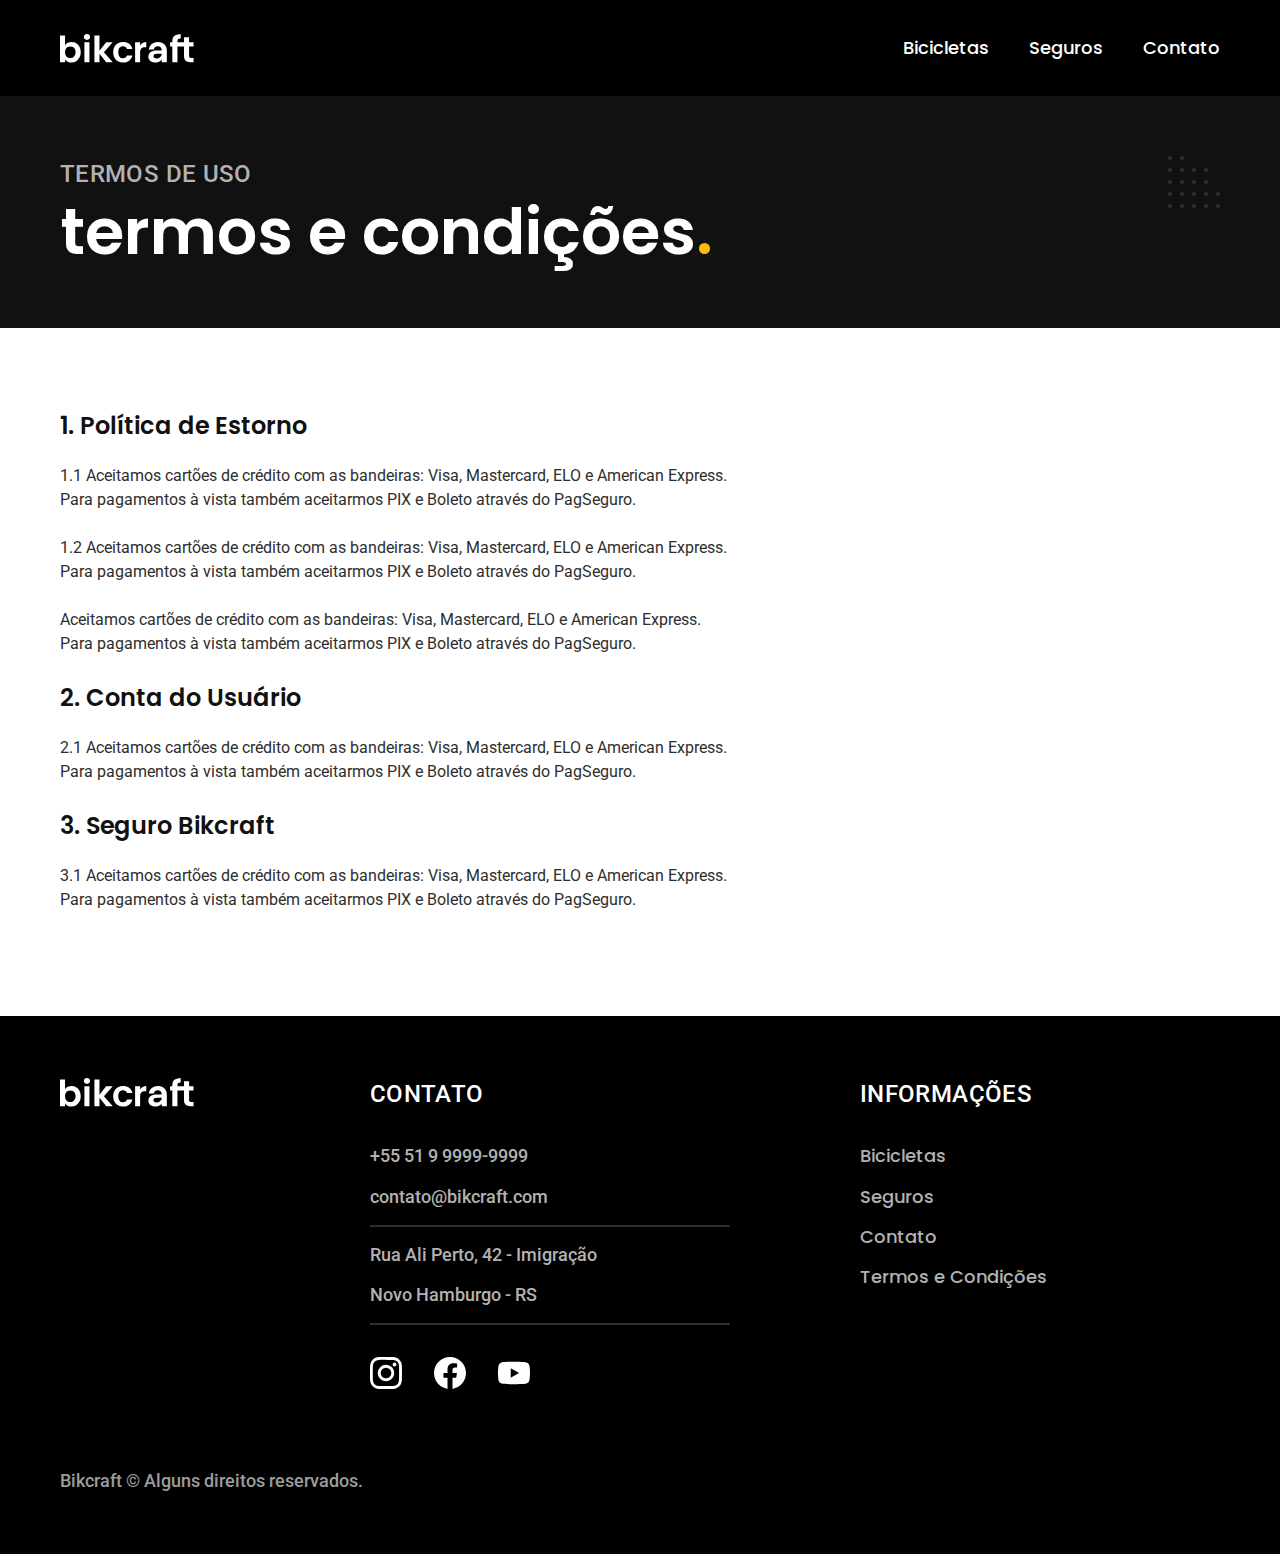
<file: termos.html>
<!DOCTYPE html>
<html lang="pt-br">
<head>
  <meta charset="UTF-8">
  <meta name="viewport" content="width=device-width, initial-scale=1.0">
  <title>Termos e Condições | Bikcraft</title>
  <meta name="description" content="Termos e condições.">
  <link rel="icon" href="./favicon.svg" type="image/svg+xml">
  <link rel="preload" href="./css/style.min.css" as="style">
  <link rel="stylesheet" href="./css/style.min.css">
  <link rel="preconnect" href="https://fonts.googleapis.com">
  <link rel="preconnect" href="https://fonts.gstatic.com" crossorigin>
  <link href="https://fonts.googleapis.com/css2?family=Merriweather:ital,wght@1,900&family=Poppins:wght@400;600&family=Roboto:wght@400;500&display=swap" rel="stylesheet"> 
  <script>document.documentElement.classList.add("js");</script>
</head>

<body id="termos">
  <header class="header-bg">
    <div class="header container">
      <a href="./">
        <img src="./img/bikcraft.svg" alt="Bikcraft" width="136" height="32">
      </a>

      <nav aria-label="primaria">
        <ul class="header-menu font-1-m cor-0">
          <li><a href="./bicicletas.html">Bicicletas</a></li>
          <li><a href="./seguros.html">Seguros</a></li>
          <li><a href="./contato.html">Contato</a></li>
        </ul>
      </nav>
    </div>
  </header>

  <main>
    <div class="titulo-bg">
      <div class="titulo container">
        <p class="font-2-l-b cor-5">Termos de uso</p>
        <h1 class="font-1-xxl cor-0">termos e condições<span class="cor-p1">.</span></h1>
      </div>
    </div>

      <div class="termos font-2-s cor-10 container">
        <h2 class="font-1-l cor-11">1. Política de Estorno</h2>
        <p>1.1 Aceitamos cartões de crédito com as bandeiras: Visa, Mastercard, ELO e American Express. Para pagamentos à vista também aceitarmos PIX e Boleto através do PagSeguro.</p>
        <p>1.2 Aceitamos cartões de crédito com as bandeiras: Visa, Mastercard, ELO e American Express. Para pagamentos à vista também aceitarmos PIX e Boleto através do PagSeguro.</p>
        <p>Aceitamos cartões de crédito com as bandeiras: Visa, Mastercard, ELO e American Express. Para pagamentos à vista também aceitarmos PIX e Boleto através do PagSeguro.</p>
        <h2 class="font-1-l cor-11">2. Conta do Usuário</h2>
        <p>2.1 Aceitamos cartões de crédito com as bandeiras: Visa, Mastercard, ELO e American Express. Para pagamentos à vista também aceitarmos PIX e Boleto através do PagSeguro.</p>
        <h2 class="font-1-l cor-11">3. Seguro Bikcraft</h2>
        <p>3.1 Aceitamos cartões de crédito com as bandeiras: Visa, Mastercard, ELO e American Express. Para pagamentos à vista também aceitarmos PIX e Boleto através do PagSeguro.</p>
      </div>
  </main>

  <footer class="footer-bg">
    <div class="footer container">
      <img src="./img/bikcraft.svg" alt="Bikcraft">
      <div class="footer-contato">
        <h3 class="font-2-l-b cor-0">Contato</h3>
        <ul class="font-2-m cor-5">
          <li><a href="tel:+5551999999999">+55 51 9 9999-9999</a></li>
          <li><a href="mailto:contato@bikcraft.com">contato@bikcraft.com</a></li>
          <li>Rua Ali Perto, 42 - Imigração</li>
          <li>Novo Hamburgo - RS</li>
        </ul>
        <div class="footer-redes">
          <a href="./">
            <img src="./img/redes/instagram.svg" alt="Instagram">
          </a>
          <a href="./">
            <img src="./img/redes/facebook.svg" alt="Facebook">
          </a>
          <a href="./">
            <img src="./img/redes/youtube.svg" alt="Youtube">
          </a>      
        </div>        
      </div>
      <div class="footer-informacoes">
        <h3 class="font-2-l-b cor-0">Informações</h3>
        <nav>
          <ul class="font-1-m cor-5">
            <li><a href="./bicicletas.html">Bicicletas</a></li>
            <li><a href="./seguros.html">Seguros</a></li>
            <li><a href="./contato.html">Contato</a></li>
            <li><a href="./termos.html">Termos e Condições</a></li>
          </ul>
        </nav>
      </div>
      <p class="footer-copy font-2-m cor-6">Bikcraft © Alguns direitos reservados.</p>
    </div>
  </footer>

  <script src="./js/script.js"></script>
</body>
</html>
</file>
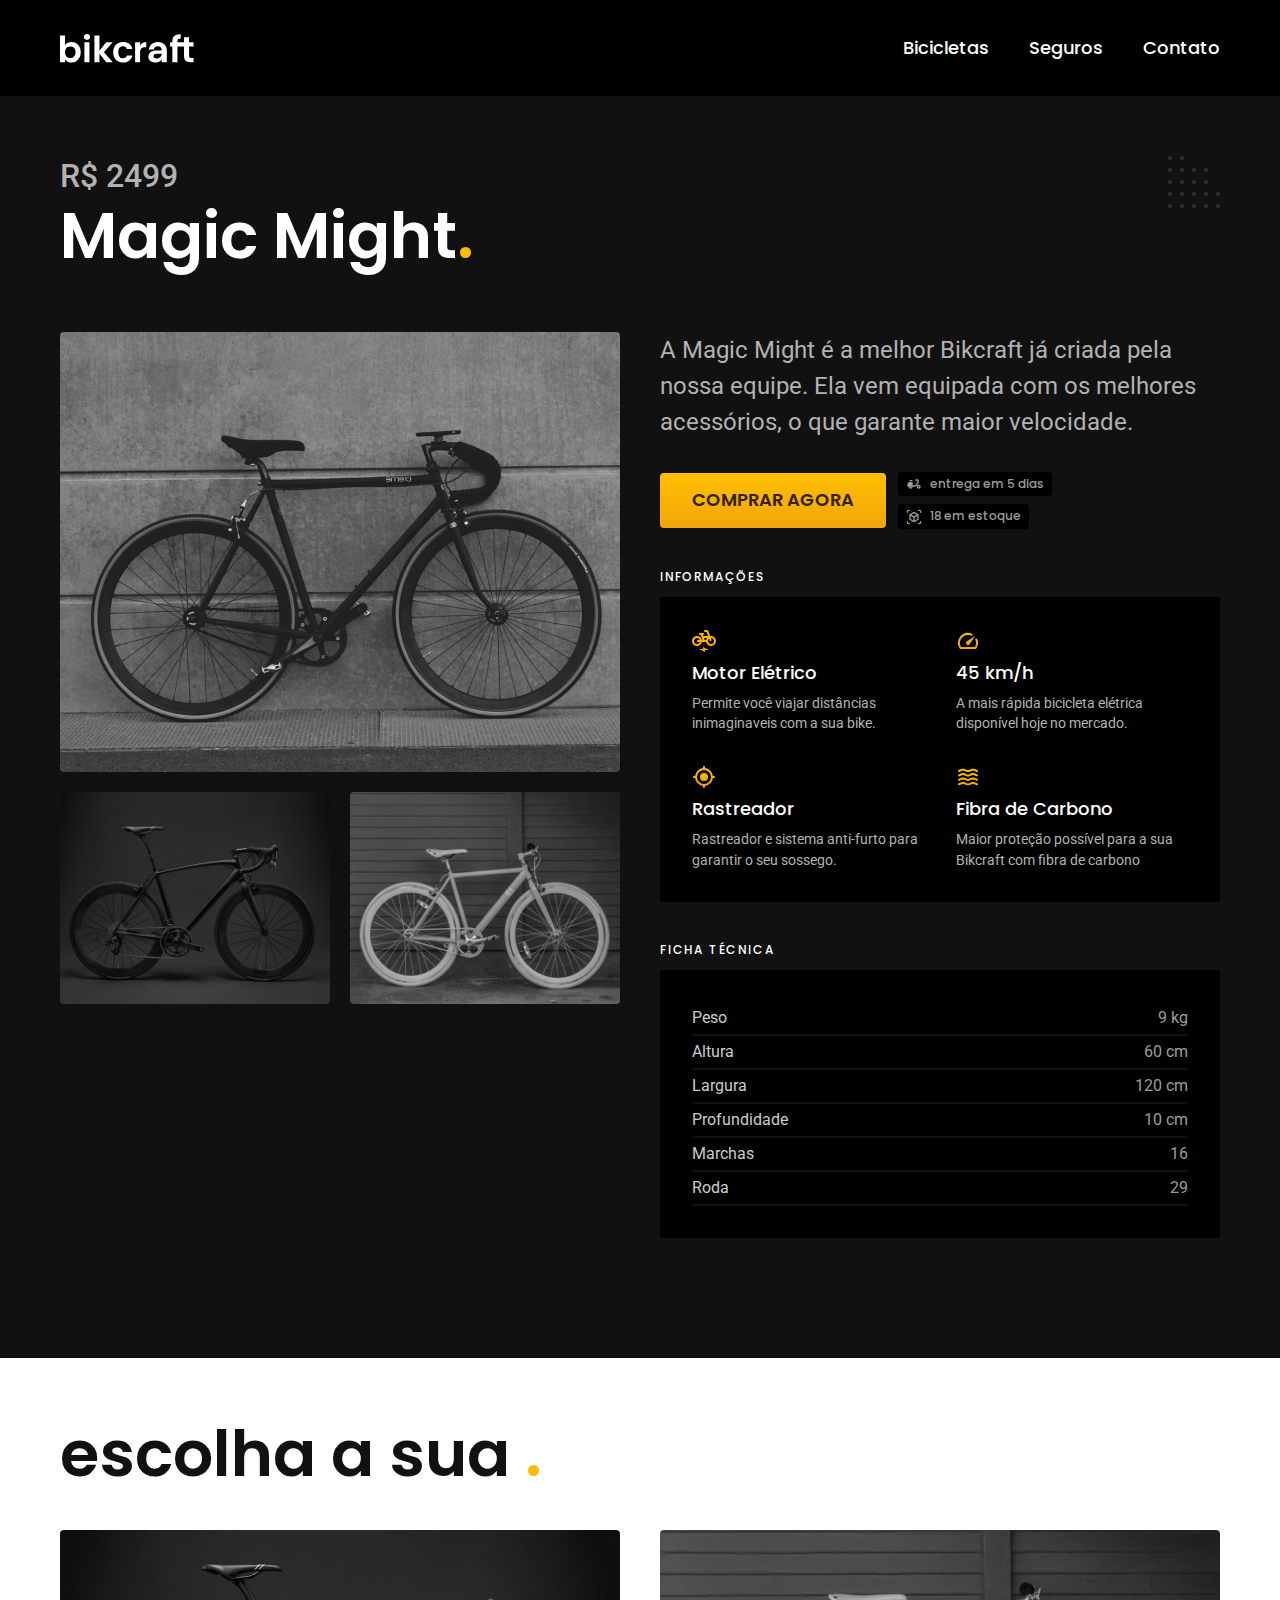
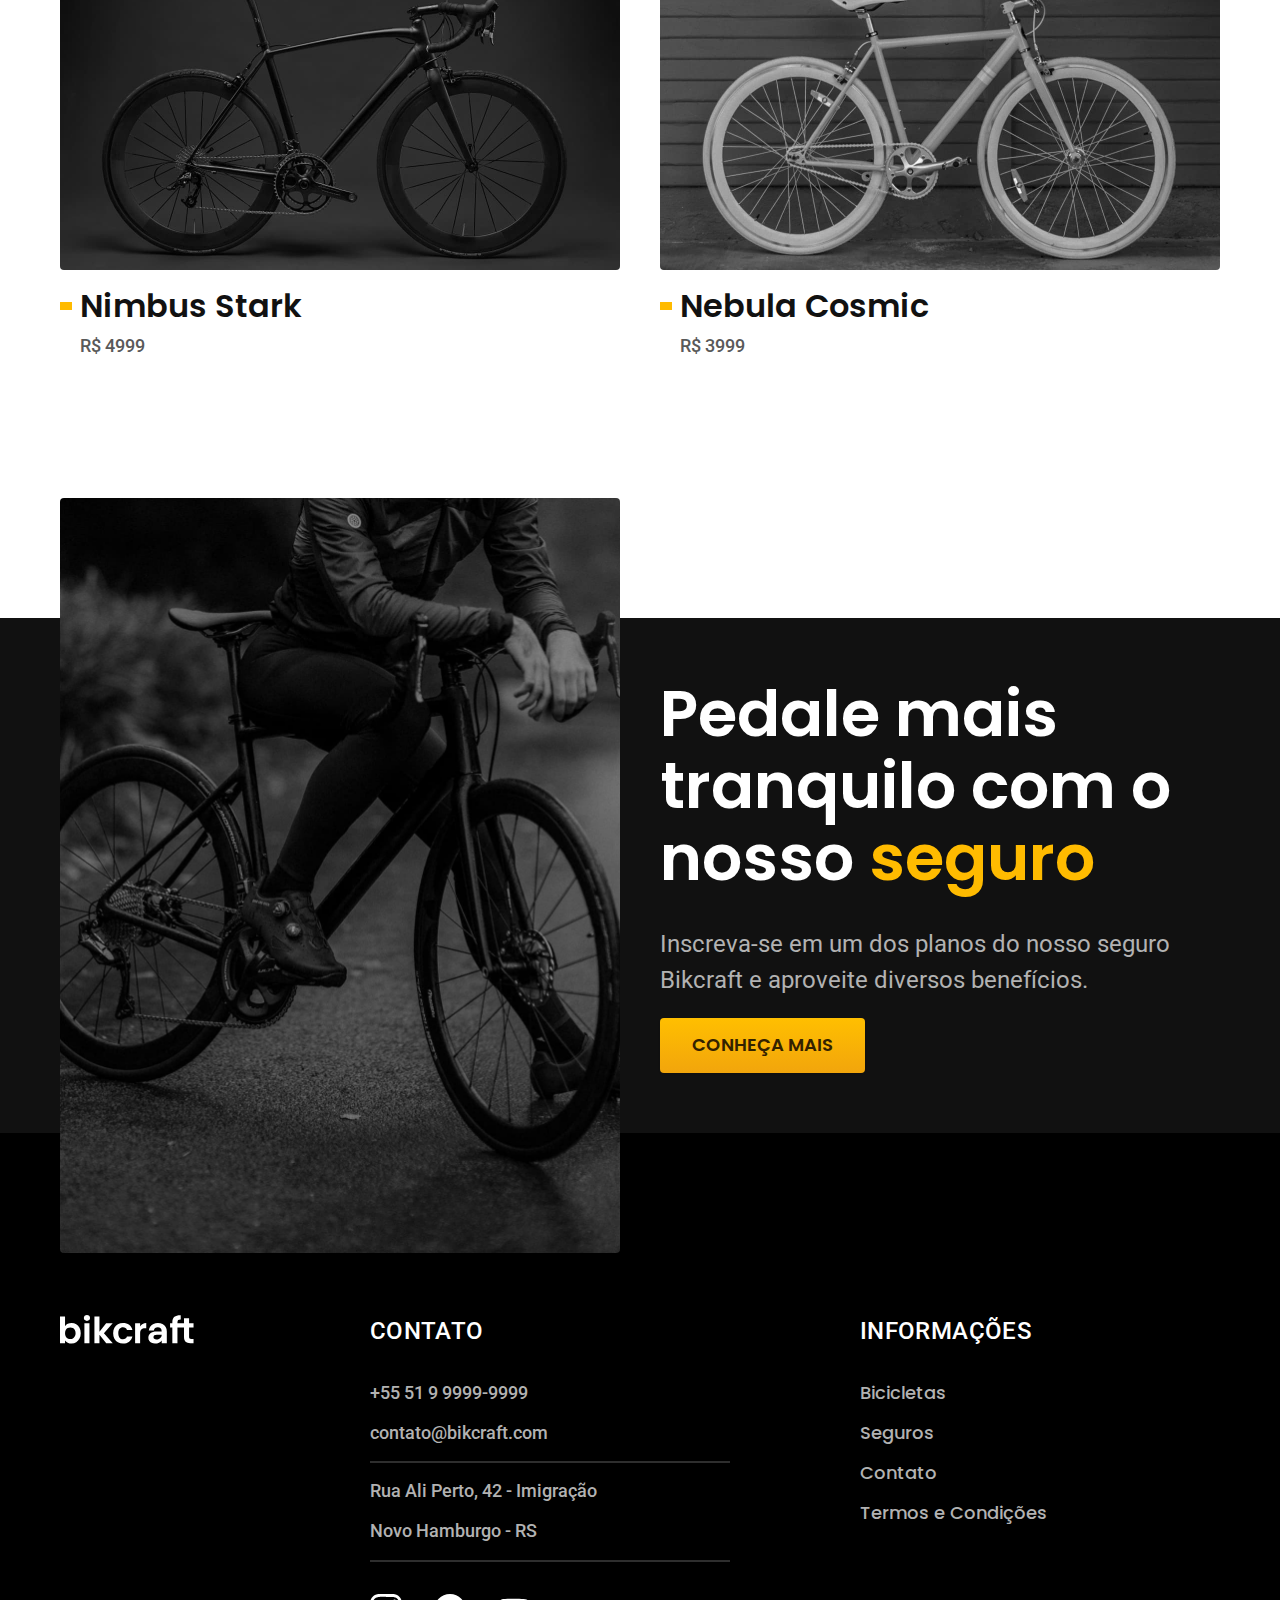
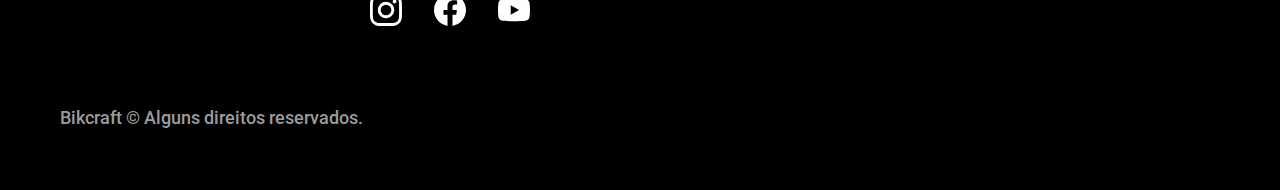
<file: bicicletas/magic.html>
<!DOCTYPE html>
<html lang="pt-br">
<head>
  <meta charset="UTF-8">
  <meta name="viewport" content="width=device-width, initial-scale=1.0">
  <title>Magic | Bikcraft</title>
  <meta name="description" content="Magic.">
  <link rel="icon" href="../favicon.svg" type="image/svg+xml">
  <link rel="preload" href="../css/style.min.css" as="style">
  <link rel="stylesheet" href="../css/style.min.css">
  <link rel="preconnect" href="https://fonts.googleapis.com">
  <link rel="preconnect" href="https://fonts.gstatic.com" crossorigin>
  <link href="https://fonts.googleapis.com/css2?family=Merriweather:ital,wght@1,900&family=Poppins:wght@400;600&family=Roboto:wght@400;500&display=swap" rel="stylesheet"> 
  <script>document.documentElement.classList.add("js");</script>
</head>

<body id="bicicleta">
  <header class="header-bg">
    <div class="header container">
      <a href="../">
        <img src="../img/bikcraft.svg" alt="Bikcraft" width="136" height="32">
      </a>

      <nav aria-label="primaria">
        <ul class="header-menu font-1-m cor-0">
          <li><a href="../bicicletas.html">Bicicletas</a></li>
          <li><a href="../seguros.html">Seguros</a></li>
          <li><a href="../contato.html">Contato</a></li>
        </ul>
      </nav>
    </div>
  </header>

  <main class="titulo-bg">
    <div>
      <div class="titulo container">
        <p class="font-2-xl cor-5">R$ 2499</p>
        <h1 class="font-1-xxl cor-0">Magic Might<span class="cor-p1">.</span></h1>
      </div>
    </div>
    <div class="bicicleta container">
      <div class="bicicleta-imagens">
        <img src="../img/bicicleta/nimbus2.jpg" alt="Bicicleta 1">
        <img src="../img/bicicleta/nimbus1.jpg" alt="Bicicleta 2">
        <img src="../img/bicicleta/nimbus3.jpg" alt="Bicicleta 3">
      </div>
      <div class="bicicleta-conteudo">
        <p class="font-2-l cor-5">A Magic Might é a melhor Bikcraft já criada pela nossa equipe. Ela vem equipada com os melhores acessórios, o que garante maior velocidade.</p>
        <div class="bicicleta-comprar">
          <a class="botao" href="../orcamento.html?tipo=bikcraft&produto=magic">comprar agora</a>
          <span class="font-1-xs cor-6">
            <img src="../img/icones/entrega.svg" alt="">
            entrega em 5 dias
          </span>
          <span class="font-1-xs cor-6">
            <img src="../img/icones/estoque.svg" alt="">
            18 em estoque
          </span>          
        </div>
        <h2 class="font-1-xs cor-0">Informações</h2>
        <ul class="bicicleta-informacoes">
          <li>
            <img src="../img/icones/eletrica.svg" alt="">
            <h3 class="font-1-m cor-0">Motor Elétrico</h3>
            <p class="font-2-xs cor-5">Permite você viajar distâncias inimaginaveis com a sua bike.</p>
          </li>
          <li>
            <img src="../img/icones/velocidade.svg" alt="">
            <h3 class="font-1-m cor-0">45 km/h</h3>
            <p class="font-2-xs cor-5">A mais rápida bicicleta elétrica disponível hoje no mercado.</p>
          </li>
          <li>
            <img src="../img/icones/rastreador.svg" alt="">
            <h3 class="font-1-m cor-0">Rastreador</h3>
            <p class="font-2-xs cor-5">Rastreador e sistema anti-furto para garantir o seu sossego.</p>
          </li>
          <li>
            <img src="../img/icones/carbono.svg" alt="">
            <h3 class="font-1-m cor-0">Fibra de Carbono</h3>
            <p class="font-2-xs cor-5">Maior proteção possível para a sua Bikcraft com fibra de carbono</p>
          </li>                        
        </ul>
        <h2 class="font-1-xs cor-0">Ficha técnica</h2>
        <ul class="bicicleta-ficha font-2-s cor-4">
          <li>Peso <span>9 kg</span></li>
          <li>Altura <span>60 cm</span></li>
          <li>Largura <span>120 cm</span></li>
          <li>Profundidade <span>10 cm</span></li>
          <li>Marchas <span>16</span></li>
          <li>Roda <span>29</span></li>
        </ul>   
      </div>           
    </div>
  </main>

  <article class="bicicletas-lista container">
    <h2 class="font-1-xxl">escolha a sua <span class="cor-p1">.</span></h2>
    <ul>
      <li> 
        <a href="./nimbus.html">
          <img src="../img/bicicletas/nimbus.jpg" alt="Bicicleta preta">
          <h3 class="font-1-xl">Nimbus Stark</h3>
          <span class="font-2-m cor-8">R$ 4999</span>
        </a>
      </li>
      <li> 
        <a href="./nebula.html">
          <img src="../img/bicicletas/nebula.jpg" alt="Bicicleta preta">
          <h3 class="font-1-xl">Nebula Cosmic</h3>
          <span class="font-2-m cor-8">R$ 3999</span>
        </a>
      </li>            
    </ul>
  </article>

  <article class="seguro-bg">
    <div class="seguro container">
      <div class="seguro-imagem">
        <img src="../img/fotos/seguros.jpg" alt="Pessoa parada em cima de uma bicicleta">
      </div>
      <div class="seguro-conteudo">
        <h2 class="font-1-xxl cor-0">Pedale mais tranquilo com o nosso <span class="cor-p1">seguro</span></h2>
        <p class="font-2-l cor-5">Inscreva-se em um dos planos do nosso seguro Bikcraft e aproveite diversos benefícios.</p>
        <a class="botao" href="../seguros.html">Conheça mais</a>
      </div>
    </div>
  </article>

  <footer class="footer-bg">
    <div class="footer container">
      <img src="../img/bikcraft.svg" alt="Bikcraft">
      <div class="footer-contato">
        <h3 class="font-2-l-b cor-0">Contato</h3>
        <ul class="font-2-m cor-5">
          <li><a href="tel:+5551999999999">+55 51 9 9999-9999</a></li>
          <li><a href="mailto:contato@bikcraft.com">contato@bikcraft.com</a></li>
          <li>Rua Ali Perto, 42 - Imigração</li>
          <li>Novo Hamburgo - RS</li>
        </ul>
        <div class="footer-redes">
          <a href="../">
            <img src="../img/redes/instagram.svg" alt="Instagram">
          </a>
          <a href="../">
            <img src="../img/redes/facebook.svg" alt="Facebook">
          </a>
          <a href="../">
            <img src="../img/redes/youtube.svg" alt="Youtube">
          </a>      
        </div>        
      </div>
      <div class="footer-informacoes">
        <h3 class="font-2-l-b cor-0">Informações</h3>
        <nav>
          <ul class="font-1-m cor-5">
            <li><a href="../bicicletas.html">Bicicletas</a></li>
            <li><a href="../seguros.html">Seguros</a></li>
            <li><a href="../contato.html">Contato</a></li>
            <li><a href="../termos.html">Termos e Condições</a></li>
          </ul>
        </nav>
      </div>
      <p class="footer-copy font-2-m cor-6">Bikcraft © Alguns direitos reservados.</p>
    </div>
  </footer>

  <script src="../js/script.js"></script>
</body>
</html>
</file>
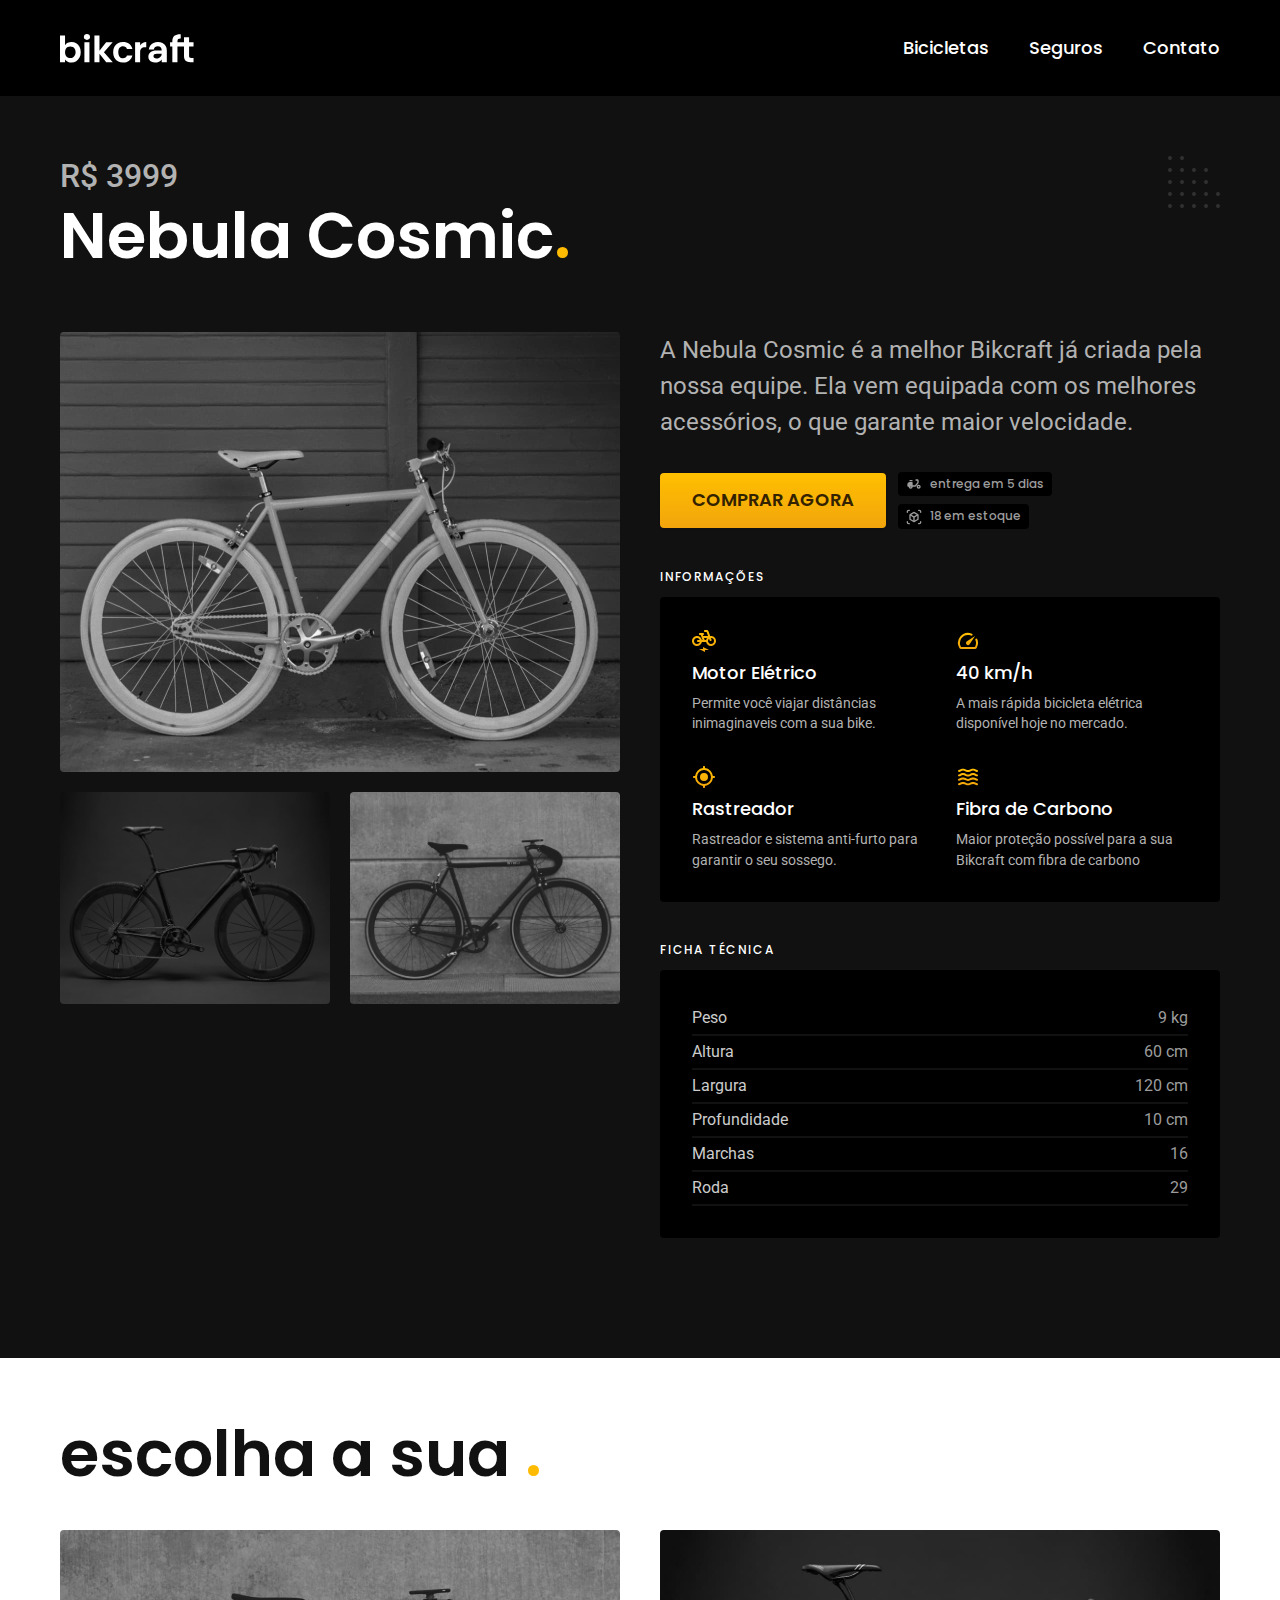
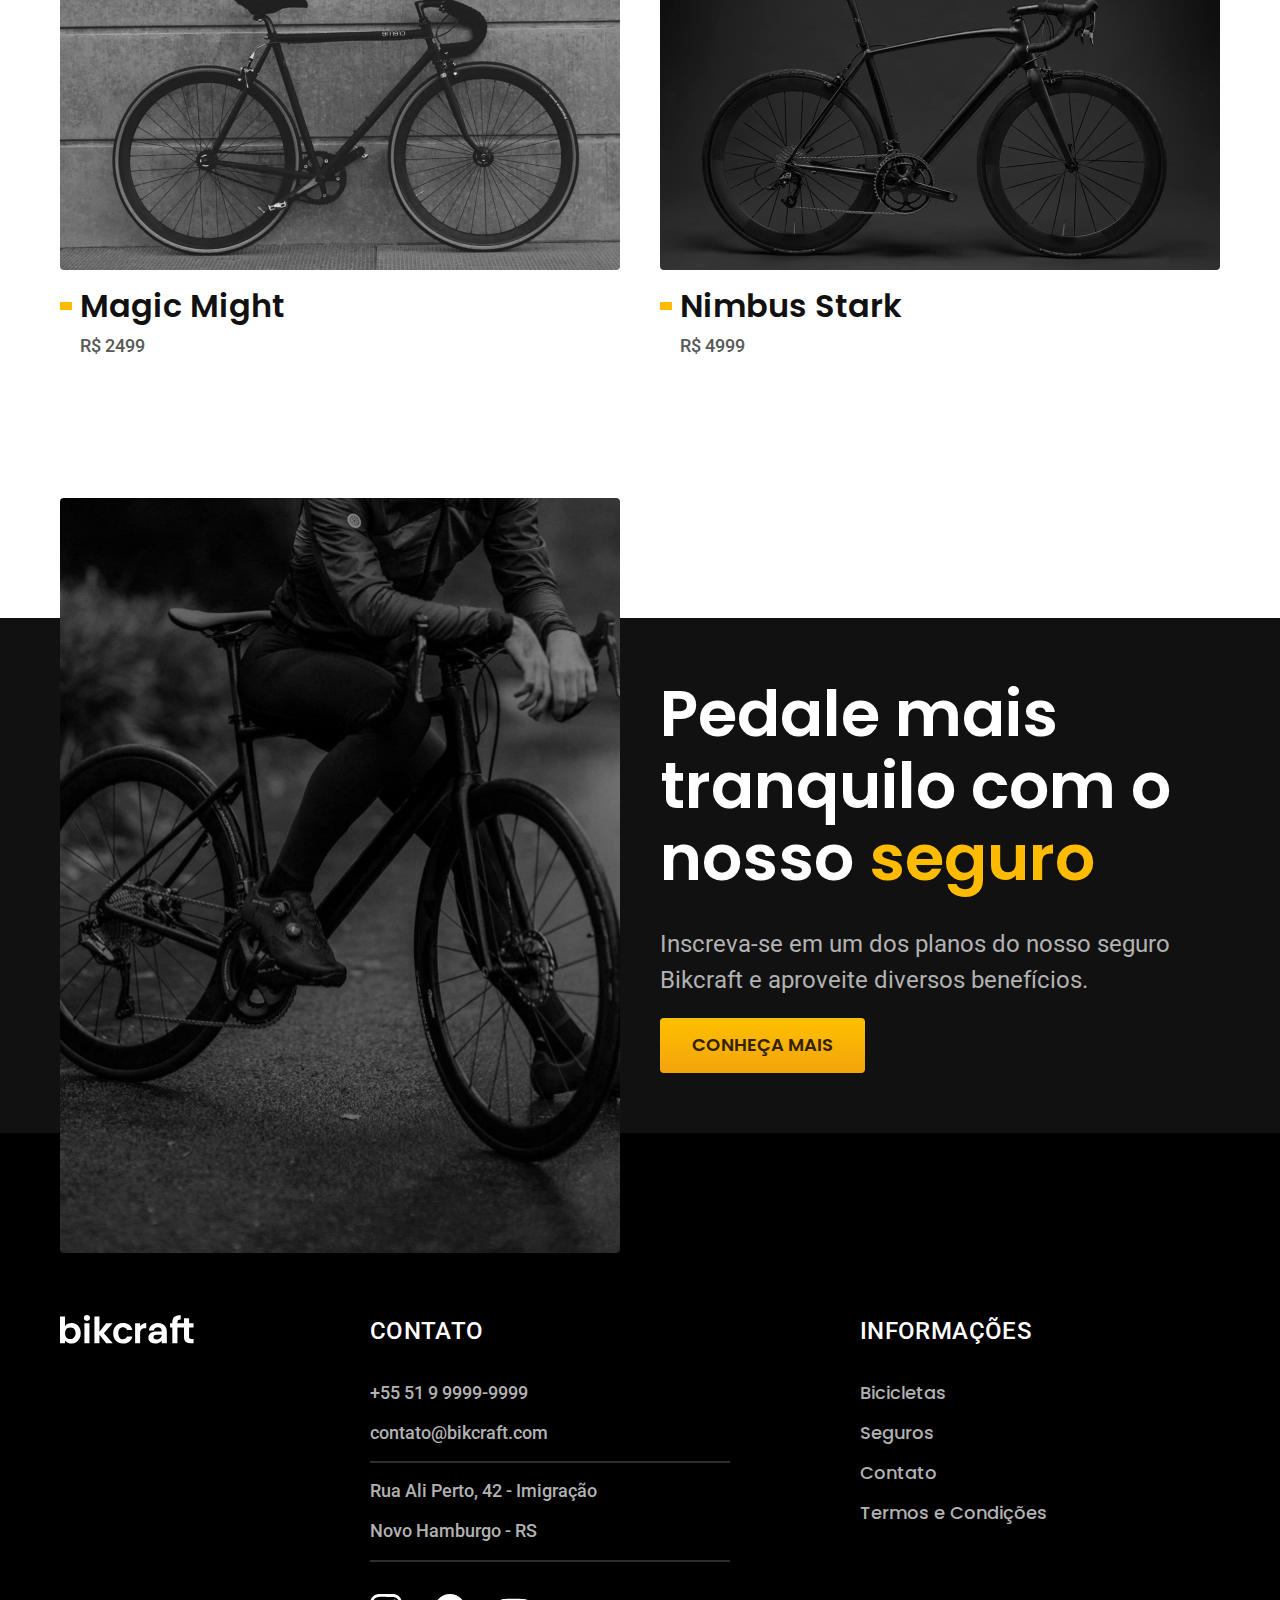
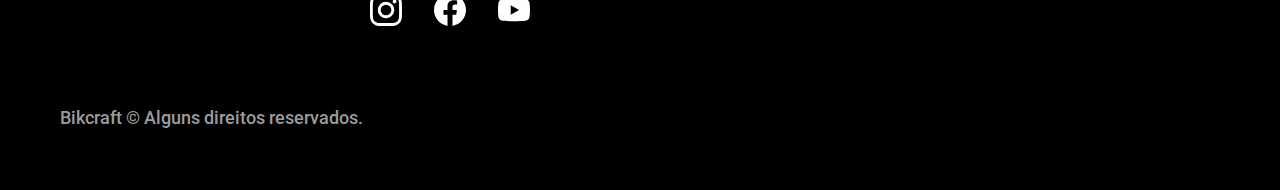
<file: bicicletas/nebula.html>
<!DOCTYPE html>
<html lang="pt-br">
<head>
  <meta charset="UTF-8">
  <meta name="viewport" content="width=device-width, initial-scale=1.0">
  <title>Nebula | Bikcraft</title>
  <meta name="description" content="Nebula.">
  <link rel="icon" href="../favicon.svg" type="image/svg+xml">
  <link rel="preload" href="../css/style.min.css" as="style">  
  <link rel="stylesheet" href="../css/style.min.css">
  <link rel="preconnect" href="https://fonts.googleapis.com">
  <link rel="preconnect" href="https://fonts.gstatic.com" crossorigin>
  <link href="https://fonts.googleapis.com/css2?family=Merriweather:ital,wght@1,900&family=Poppins:wght@400;600&family=Roboto:wght@400;500&display=swap" rel="stylesheet"> 
  <script>document.documentElement.classList.add("js");</script>
</head>

<body id="bicicleta">
  <header class="header-bg">
    <div class="header container">
      <a href="../">
        <img src="../img/bikcraft.svg" alt="Bikcraft" width="136" height="32">
      </a>

      <nav aria-label="primaria">
        <ul class="header-menu font-1-m cor-0">
          <li><a href="../bicicletas.html">Bicicletas</a></li>
          <li><a href="../seguros.html">Seguros</a></li>
          <li><a href="../contato.html">Contato</a></li>
        </ul>
      </nav>
    </div>
  </header>

  <main class="titulo-bg">
    <div>
      <div class="titulo container">
        <p class="font-2-xl cor-5">R$ 3999</p>
        <h1 class="font-1-xxl cor-0">Nebula Cosmic<span class="cor-p1">.</span></h1>
      </div>
    </div>
    <div class="bicicleta container">
      <div class="bicicleta-imagens">
        <img src="../img/bicicleta/nimbus3.jpg" alt="Bicicleta 1">
        <img src="../img/bicicleta/nimbus1.jpg" alt="Bicicleta 2">
        <img src="../img/bicicleta/nimbus2.jpg" alt="Bicicleta 3">
      </div>
      <div class="bicicleta-conteudo">
        <p class="font-2-l cor-5">A Nebula Cosmic é a melhor Bikcraft já criada pela nossa equipe. Ela vem equipada com os melhores acessórios, o que garante maior velocidade.</p>
        <div class="bicicleta-comprar">
          <a class="botao" href="../orcamento.html?tipo=bikcraft&produto=nebula">comprar agora</a>
          <span class="font-1-xs cor-6">
            <img src="../img/icones/entrega.svg" alt="">
            entrega em 5 dias
          </span>
          <span class="font-1-xs cor-6">
            <img src="../img/icones/estoque.svg" alt="">
            18 em estoque
          </span>          
        </div>
        <h2 class="font-1-xs cor-0">Informações</h2>
        <ul class="bicicleta-informacoes">
          <li>
            <img src="../img/icones/eletrica.svg" alt="">
            <h3 class="font-1-m cor-0">Motor Elétrico</h3>
            <p class="font-2-xs cor-5">Permite você viajar distâncias inimaginaveis com a sua bike.</p>
          </li>
          <li>
            <img src="../img/icones/velocidade.svg" alt="">
            <h3 class="font-1-m cor-0">40 km/h</h3>
            <p class="font-2-xs cor-5">A mais rápida bicicleta elétrica disponível hoje no mercado.</p>
          </li>
          <li>
            <img src="../img/icones/rastreador.svg" alt="">
            <h3 class="font-1-m cor-0">Rastreador</h3>
            <p class="font-2-xs cor-5">Rastreador e sistema anti-furto para garantir o seu sossego.</p>
          </li>
          <li>
            <img src="../img/icones/carbono.svg" alt="">
            <h3 class="font-1-m cor-0">Fibra de Carbono</h3>
            <p class="font-2-xs cor-5">Maior proteção possível para a sua Bikcraft com fibra de carbono</p>
          </li>                        
        </ul>
        <h2 class="font-1-xs cor-0">Ficha técnica</h2>
        <ul class="bicicleta-ficha font-2-s cor-4">
          <li>Peso <span>9 kg</span></li>
          <li>Altura <span>60 cm</span></li>
          <li>Largura <span>120 cm</span></li>
          <li>Profundidade <span>10 cm</span></li>
          <li>Marchas <span>16</span></li>
          <li>Roda <span>29</span></li>
        </ul>   
      </div>           
    </div>
  </main>

  <article class="bicicletas-lista container">
    <h2 class="font-1-xxl">escolha a sua <span class="cor-p1">.</span></h2>
    <ul>
      <li> 
        <a href="./magic.html">
          <img src="../img/bicicletas/magic.jpg" alt="Bicicleta preta">
          <h3 class="font-1-xl">Magic Might</h3>
          <span class="font-2-m cor-8">R$ 2499</span>
        </a>
      </li>
      <li> 
        <a href="./nimbus.html">
          <img src="../img/bicicletas/nimbus.jpg" alt="Bicicleta preta">
          <h3 class="font-1-xl">Nimbus Stark</h3>
          <span class="font-2-m cor-8">R$ 4999</span>
        </a>
      </li>            
    </ul>
  </article>

  <article class="seguro-bg">
    <div class="seguro container">
      <div class="seguro-imagem">
        <img src="../img/fotos/seguros.jpg" alt="Pessoa parada em cima de uma bicicleta">
      </div>
      <div class="seguro-conteudo">
        <h2 class="font-1-xxl cor-0">Pedale mais tranquilo com o nosso <span class="cor-p1">seguro</span></h2>
        <p class="font-2-l cor-5">Inscreva-se em um dos planos do nosso seguro Bikcraft e aproveite diversos benefícios.</p>
        <a class="botao" href="../seguros.html">Conheça mais</a>
      </div>
    </div>
  </article>

  <footer class="footer-bg">
    <div class="footer container">
      <img src="../img/bikcraft.svg" alt="Bikcraft">
      <div class="footer-contato">
        <h3 class="font-2-l-b cor-0">Contato</h3>
        <ul class="font-2-m cor-5">
          <li><a href="tel:+5551999999999">+55 51 9 9999-9999</a></li>
          <li><a href="mailto:contato@bikcraft.com">contato@bikcraft.com</a></li>
          <li>Rua Ali Perto, 42 - Imigração</li>
          <li>Novo Hamburgo - RS</li>
        </ul>
        <div class="footer-redes">
          <a href="../">
            <img src="../img/redes/instagram.svg" alt="Instagram">
          </a>
          <a href="../">
            <img src="../img/redes/facebook.svg" alt="Facebook">
          </a>
          <a href="../">
            <img src="../img/redes/youtube.svg" alt="Youtube">
          </a>      
        </div>        
      </div>
      <div class="footer-informacoes">
        <h3 class="font-2-l-b cor-0">Informações</h3>
        <nav>
          <ul class="font-1-m cor-5">
            <li><a href="../bicicletas.html">Bicicletas</a></li>
            <li><a href="../seguros.html">Seguros</a></li>
            <li><a href="../contato.html">Contato</a></li>
            <li><a href="../termos.html">Termos e Condições</a></li>
          </ul>
        </nav>
      </div>
      <p class="footer-copy font-2-m cor-6">Bikcraft © Alguns direitos reservados.</p>
    </div>
  </footer>

  <script src="../js/script.js"></script>
</body>
</html>
</file>
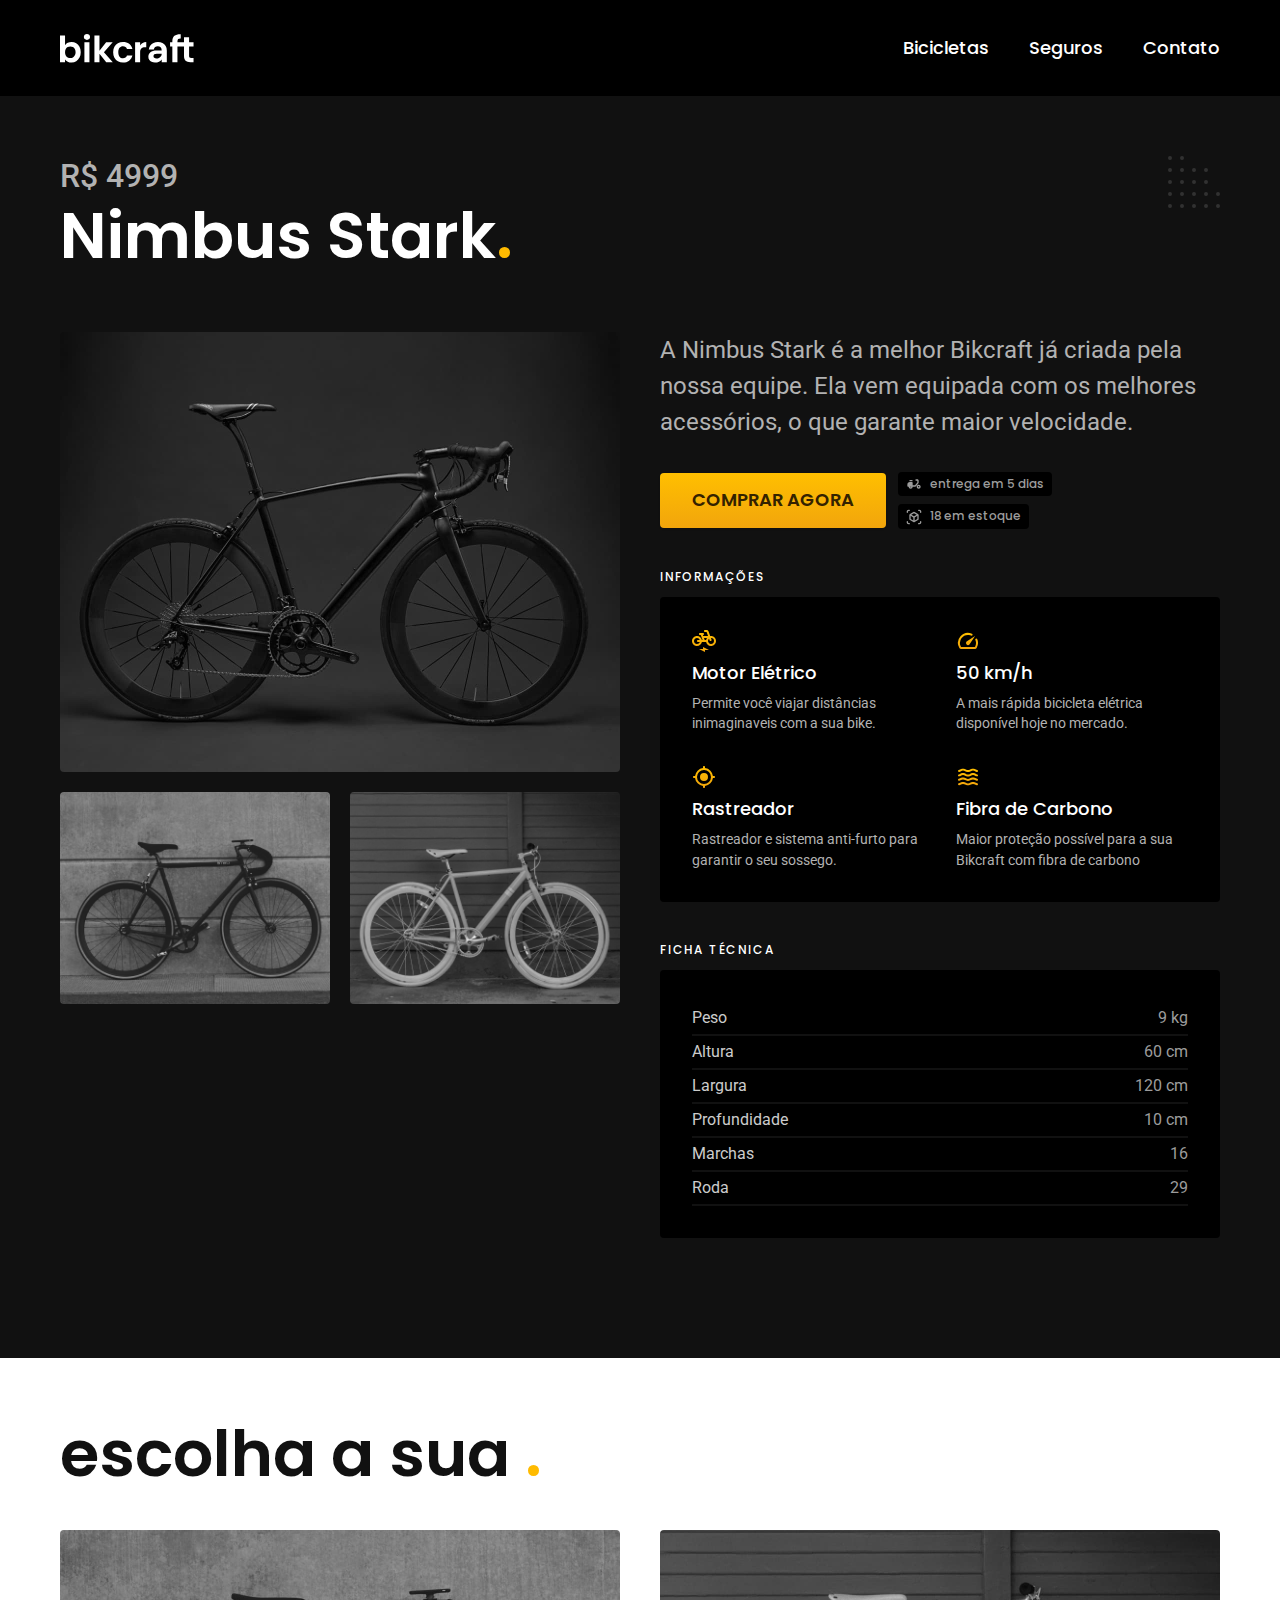
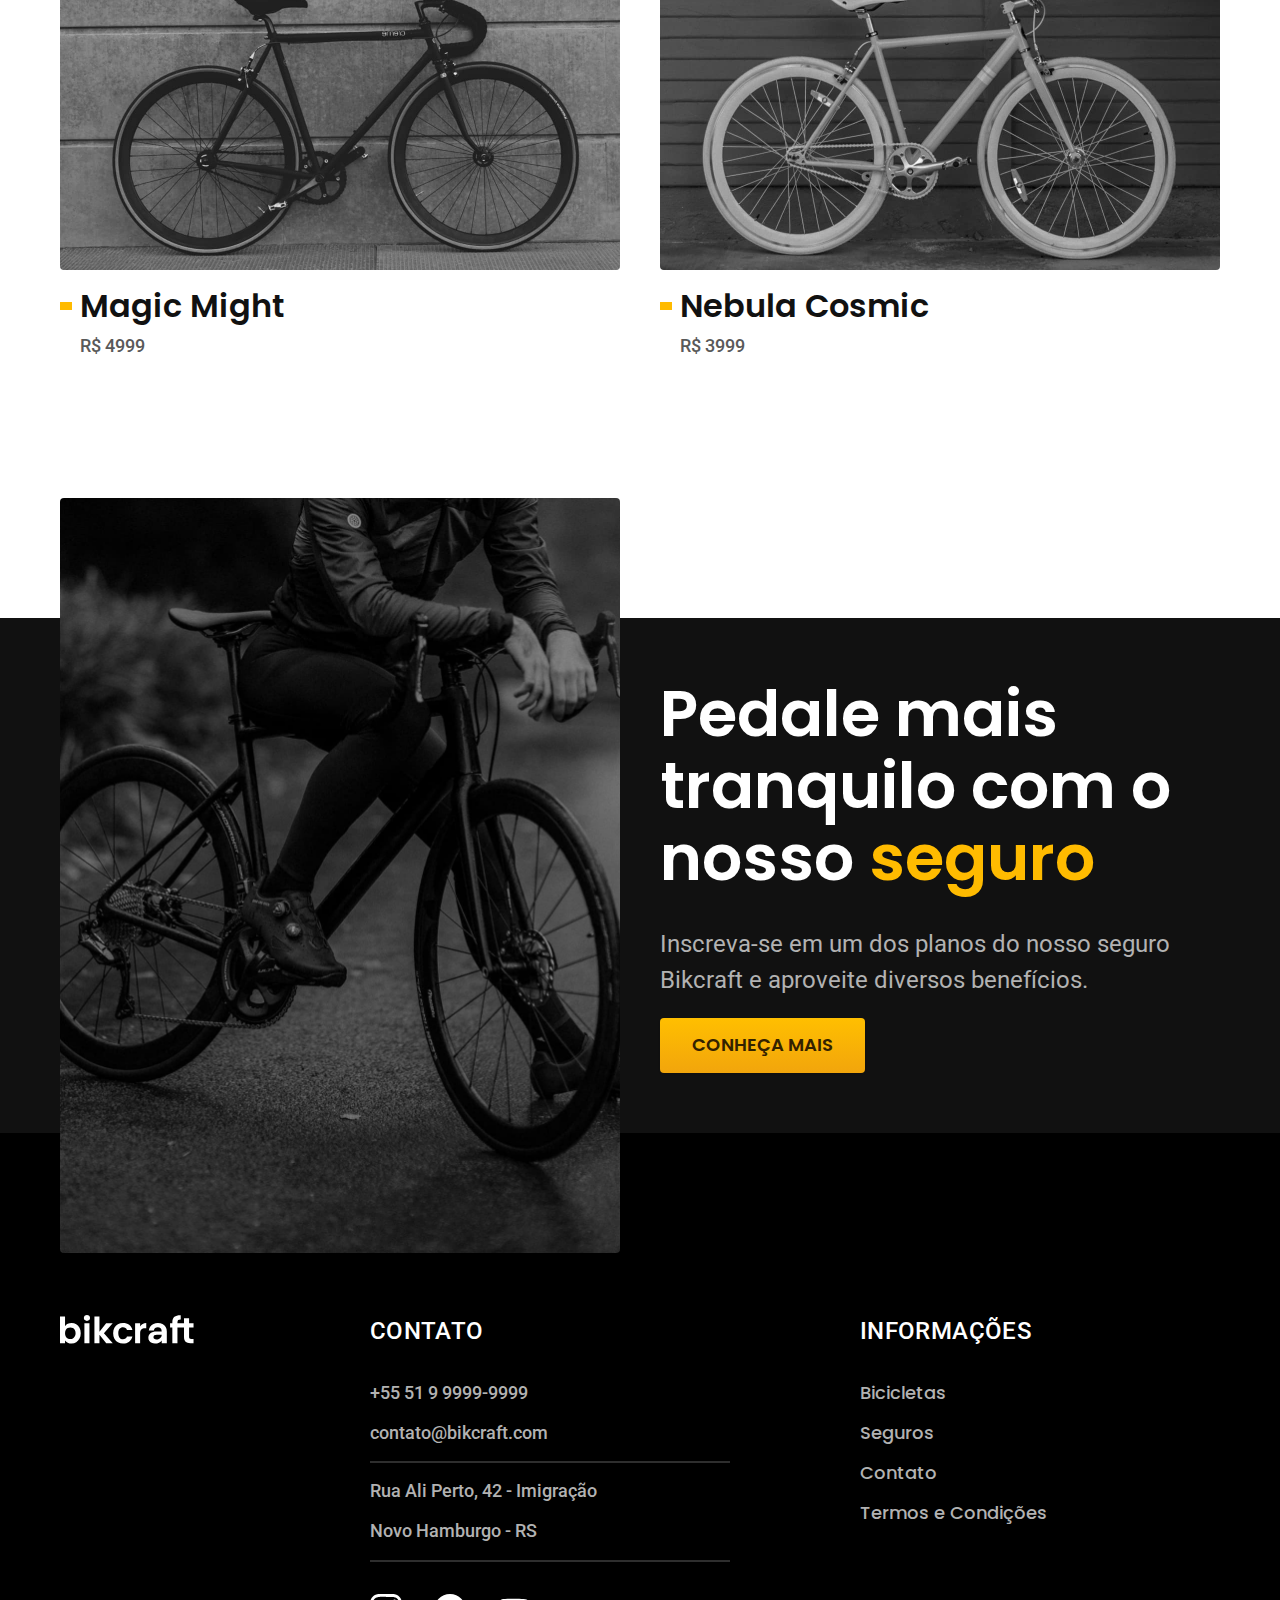
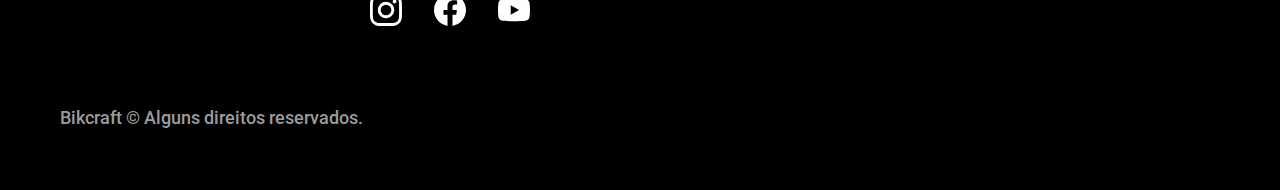
<file: bicicletas/nimbus.html>
<!DOCTYPE html>
<html lang="pt-br">
<head>
  <meta charset="UTF-8">
  <meta name="viewport" content="width=device-width, initial-scale=1.0">
  <title>Nimbus | Bikcraft</title>
  <meta name="description" content="Nimbus.">
  <link rel="icon" href="../favicon.svg" type="image/svg+xml">
  <link rel="preload" href="../css/style.min.css" as="style">  
  <link rel="stylesheet" href="../css/style.min.css">
  <link rel="preconnect" href="https://fonts.googleapis.com">
  <link rel="preconnect" href="https://fonts.gstatic.com" crossorigin>
  <link href="https://fonts.googleapis.com/css2?family=Merriweather:ital,wght@1,900&family=Poppins:wght@400;600&family=Roboto:wght@400;500&display=swap" rel="stylesheet"> 
  <script>document.documentElement.classList.add("js");</script>
</head>

<body id="bicicleta">
  <header class="header-bg">
    <div class="header container">
      <a href="../">
        <img src="../img/bikcraft.svg" alt="Bikcraft" width="136" height="32">
      </a>

      <nav aria-label="primaria">
        <ul class="header-menu font-1-m cor-0">
          <li><a href="../bicicletas.html">Bicicletas</a></li>
          <li><a href="../seguros.html">Seguros</a></li>
          <li><a href="../contato.html">Contato</a></li>
        </ul>
      </nav>
    </div>
  </header>

  <main class="titulo-bg">
    <div>
      <div class="titulo container">
        <p class="font-2-xl cor-5">R$ 4999</p>
        <h1 class="font-1-xxl cor-0">Nimbus Stark<span class="cor-p1">.</span></h1>
      </div>
    </div>
    <div class="bicicleta container">
      <div class="bicicleta-imagens">
        <img src="../img/bicicleta/nimbus1.jpg" alt="Bicicleta 1">
        <img src="../img/bicicleta/nimbus2.jpg" alt="Bicicleta 2">
        <img src="../img/bicicleta/nimbus3.jpg" alt="Bicicleta 3">
      </div>
      <div class="bicicleta-conteudo">
        <p class="font-2-l cor-5">A Nimbus Stark é a melhor Bikcraft já criada pela nossa equipe. Ela vem equipada com os melhores acessórios, o que garante maior velocidade.</p>
        <div class="bicicleta-comprar">
          <a class="botao" href="../orcamento.html?tipo=bikcraft&produto=nimbus">comprar agora</a>
          <span class="font-1-xs cor-6">
            <img src="../img/icones/entrega.svg" alt="">
            entrega em 5 dias
          </span>
          <span class="font-1-xs cor-6">
            <img src="../img/icones/estoque.svg" alt="">
            18 em estoque
          </span>          
        </div>
        <h2 class="font-1-xs cor-0">Informações</h2>
        <ul class="bicicleta-informacoes">
          <li>
            <img src="../img/icones/eletrica.svg" alt="">
            <h3 class="font-1-m cor-0">Motor Elétrico</h3>
            <p class="font-2-xs cor-5">Permite você viajar distâncias inimaginaveis com a sua bike.</p>
          </li>
          <li>
            <img src="../img/icones/velocidade.svg" alt="">
            <h3 class="font-1-m cor-0">50 km/h</h3>
            <p class="font-2-xs cor-5">A mais rápida bicicleta elétrica disponível hoje no mercado.</p>
          </li>
          <li>
            <img src="../img/icones/rastreador.svg" alt="">
            <h3 class="font-1-m cor-0">Rastreador</h3>
            <p class="font-2-xs cor-5">Rastreador e sistema anti-furto para garantir o seu sossego.</p>
          </li>
          <li>
            <img src="../img/icones/carbono.svg" alt="">
            <h3 class="font-1-m cor-0">Fibra de Carbono</h3>
            <p class="font-2-xs cor-5">Maior proteção possível para a sua Bikcraft com fibra de carbono</p>
          </li>                        
        </ul>
        <h2 class="font-1-xs cor-0">Ficha técnica</h2>
        <ul class="bicicleta-ficha font-2-s cor-4">
          <li>Peso <span>9 kg</span></li>
          <li>Altura <span>60 cm</span></li>
          <li>Largura <span>120 cm</span></li>
          <li>Profundidade <span>10 cm</span></li>
          <li>Marchas <span>16</span></li>
          <li>Roda <span>29</span></li>
        </ul>   
      </div>           
    </div>
  </main>

  <article class="bicicletas-lista container">
    <h2 class="font-1-xxl">escolha a sua <span class="cor-p1">.</span></h2>
    <ul>
      <li> 
        <a href="./magic.html">
          <img src="../img/bicicletas/magic.jpg" alt="Bicicleta preta">
          <h3 class="font-1-xl">Magic Might</h3>
          <span class="font-2-m cor-8">R$ 4999</span>
        </a>
      </li>
      <li> 
        <a href="./nebula.html">
          <img src="../img/bicicletas/nebula.jpg" alt="Bicicleta preta">
          <h3 class="font-1-xl">Nebula Cosmic</h3>
          <span class="font-2-m cor-8">R$ 3999</span>
        </a>
      </li>            
    </ul>
  </article>

  <article class="seguro-bg">
    <div class="seguro container">
      <div class="seguro-imagem">
        <img src="../img/fotos/seguros.jpg" alt="Pessoa parada em cima de uma bicicleta">
      </div>
      <div class="seguro-conteudo">
        <h2 class="font-1-xxl cor-0">Pedale mais tranquilo com o nosso <span class="cor-p1">seguro</span></h2>
        <p class="font-2-l cor-5">Inscreva-se em um dos planos do nosso seguro Bikcraft e aproveite diversos benefícios.</p>
        <a class="botao" href="../seguros.html">Conheça mais</a>
      </div>
    </div>
  </article>

  <footer class="footer-bg">
    <div class="footer container">
      <img src="../img/bikcraft.svg" alt="Bikcraft">
      <div class="footer-contato">
        <h3 class="font-2-l-b cor-0">Contato</h3>
        <ul class="font-2-m cor-5">
          <li><a href="tel:+5551999999999">+55 51 9 9999-9999</a></li>
          <li><a href="mailto:contato@bikcraft.com">contato@bikcraft.com</a></li>
          <li>Rua Ali Perto, 42 - Imigração</li>
          <li>Novo Hamburgo - RS</li>
        </ul>
        <div class="footer-redes">
          <a href="../">
            <img src="../img/redes/instagram.svg" alt="Instagram">
          </a>
          <a href="../">
            <img src="../img/redes/facebook.svg" alt="Facebook">
          </a>
          <a href="../">
            <img src="../img/redes/youtube.svg" alt="Youtube">
          </a>      
        </div>        
      </div>
      <div class="footer-informacoes">
        <h3 class="font-2-l-b cor-0">Informações</h3>
        <nav>
          <ul class="font-1-m cor-5">
            <li><a href="../bicicletas.html">Bicicletas</a></li>
            <li><a href="../seguros.html">Seguros</a></li>
            <li><a href="../contato.html">Contato</a></li>
            <li><a href="../termos.html">Termos e Condições</a></li>
          </ul>
        </nav>
      </div>
      <p class="footer-copy font-2-m cor-6">Bikcraft © Alguns direitos reservados.</p>
    </div>
  </footer>

  <script src="../js/script.js"></script>
</body>
</html>
</file>
<file: css/style.min.css>
body{margin:0;font-family:Arial,Helvetica,sans-serif;color:#111}blockquote,dd,h1,h2,h3,h4,p,ul{margin:0}ul{padding:0;list-style:none}a{text-decoration:none;height:auto;color:inherit}img{max-width:100%;height:auto;display:block}img[src$=".jpg"]{border-radius:4px}.font-1-xs{font:500 0.75rem/1.35 Poppins,sans-serif}.font-2-xs{font:400 0.875rem/1.43 Roboto,sans-serif}.font-1-s{font:500 1rem/1.5 Poppins,sans-serif}.font-2-s{font:400 1rem/1.5 Roboto,sans-serif}.font-1-m,.font-1-m-b{font:500 1.125rem/1.35 Poppins,sans-serif}.font-1-m-b{font-weight:600}.font-2-m{font:500 1.125rem/1.35 Roboto,sans-serif}.font-1-l{font:500 1.5rem/1.5 Poppins,sans-serif}.font-2-l,.font-2-l-b{font:400 1.5rem/1.5 Roboto,sans-serif}.font-2-l-b{font-weight:500;letter-spacing:.015em;text-transform:uppercase}.font-1-xl{font:600 2rem/1.25 Poppins,sans-serif}.font-2-xl{font:500 2rem/1.25 Roboto,sans-serif}.font-1-xxl{font:600 4rem/1.125 Poppins,sans-serif}@media (max-width:1200px){.font-1-xxl{font-size:3rem}.font-2-l{font-size:1.125rem}.font-2-l-b{font-size:1.125rem}}@media (max-width:800px){.font-1-xxl{font-size:2rem}.font-1-xl,.font-2-xl{font-size:1.5rem}}:root{--cor-0:#ffffff;--cor-1:#f7f7f7;--cor-2:#ededed;--cor-3:#dedede;--cor-4:#cccccc;--cor-5:#b2b2b2;--cor-6:#9c9c9c;--cor-7:#717171;--cor-8:#595959;--cor-9:#404040;--cor-10:#2e2e2e;--cor-11:#111111;--cor-12:#000000;--cor-p1:#ffbb00;--cor-p2:#e4a30b;--cor-p3:#a66f00;--cor-p4:#664400;--cor-p5:#332200}.cor-0{color:var(--cor-0)}.cor-1{color:var(--cor-1)}.cor-2{color:var(--cor-2)}.cor-3{color:var(--cor-3)}.cor-4{color:var(--cor-4)}.cor-5{color:var(--cor-5)}.cor-6{color:var(--cor-6)}.cor-7{color:var(--cor-7)}.cor-8{color:var(--cor-8)}.cor-9{color:var(--cor-9)}.cor-10{color:var(--cor-10)}.cor-11{color:var(--cor-11)}.cor-12{color:var(--cor-12)}.cor-p1{color:var(--cor-p1)}.cor-p2{color:var(--cor-p2)}.cor-p3{color:var(--cor-p3)}.cor-p4{color:var(--cor-p4)}.cor-p5{color:var(--cor-p5)}.fadeInDown{transform:translate3d(0,-20px,0)}.fadeInUp{transform:translate3d(0,20px,0)}.fadeInRight{transform:translate3d(20px,0,0)}.fadeInLeft{transform:translate3d(-20px,0,0)}.js [data-anime]{opacity:0}.js .anime{opacity:1;transform:none;transition:transform .8s,opacity .8s}.header-bg{background-color:var(--cor-12)}.header{display:flex;justify-content:space-between;align-items:center;gap:20px;flex-wrap:wrap;padding-top:20px;padding-bottom:20px}.header img{min-width:max-content}.header-menu{display:flex;flex-wrap:wrap;gap:40px}.header-menu a{display:inline-block;padding:16px 0;position:relative}.header-menu a::after{content:"";display:block;height:2px;width:0;background:var(--cor-0);margin-top:4px;transition:.3s;position:absolute}.header-menu a.ativo::after,.header-menu a:hover::after{width:100%}@media (max-width:800px){.header-menu{gap:20px}.header-menu a{background:var(--cor-11);padding:12px 16px;border-radius:4px}.header-menu a:hover{background-color:var(--cor-10)}.header a::after{display:none}}@media (max-width:600px){.header-menu{gap:12px}.header-menu a{padding:8px 12px;font-size:.875rem}}.footer-bg{background-color:var(--cor-12)}.footer{display:grid;grid-template-columns:3fr 5fr 4fr;gap:40px;padding-top:60px;padding-bottom:60px}.footer h3{margin-bottom:32px}.footer-contato ul{margin-bottom:32px}.footer-contato li:nth-child(even):after{content:"";display:block;max-width:360px;height:2px;background:var(--cor-10);margin-top:16px}.footer li{margin-bottom:16px}.footer-redes{display:flex;gap:32px}.footer a:hover{color:var(--cor-0)}.footer-copy{grid-column:1/-1;margin-top:40px}@media (max-width:800px){.footer>img{display:none}.footer{grid-template-columns:1fr 1fr}}@media (max-width:600px){.footer{grid-template-columns:1fr;gap:60px}.footer-copy{margin-top:0}}.container{box-sizing:border-box;max-width:1200px;padding-left:20px;padding-right:20px;margin-left:auto;margin-right:auto}.botao{display:inline-block;padding:16px 32px;background:linear-gradient(#ffbf00,#f2a50c);border-radius:4px;box-shadow:0 1px 2px rgba(0,0,0,.1);text-transform:uppercase;color:var(--cor-p5);font:600 1.125rem/1.25 Poppins,sans-serif;max-width:max-content;border:none;cursor:pointer}.botao:hover{background:linear-gradient(#ffb60d,#e59317)}.botao.secundario{background:var(--cor-10);color:var(--cor-2)}.botao.secundario:hover{background:var(--cor-9)}.botao.seta{display:flex;align-items:center}.botao.seta::after{content:"";display:inline-block;width:18px;height:10px;margin-left:12px;background:url("../img/icones/seta.svg");transition:.2s}.botao.seta:hover::after{transform:translateX(4px)}@media (max-width:600px){.botao{padding:12px 16px;font-size:1rem}}.link{display:inline-block;color:var(--cor-p1);font:500 1.5rem/1.5 Poppins,sans-serif;text-transform:uppercase}.link::after{content:"";display:block;width:100%;height:4px;background-color:currentColor}.link:hover{color:var(--cor-0)}.titulo-bg{padding-top:60px;padding-bottom:60px;background-color:var(--cor-11)}.titulo{background:url("../img/dec/top-right.svg") no-repeat top right 20px}.titulo p{margin-bottom:4px}@media (max-width:800px){.titulo-bg{padding-top:40px;padding-bottom:40px}.titulo p{font-size:1rem;text-transform:lowercase;font-weight:400}}.form{display:grid;grid-template-columns:1fr 1fr;gap:20px}.form label{display:block;font:400 1rem/1.5 Poppins,sans-serif;margin-bottom:4px}.form .col-2{grid-column:span 2}.form input[type=email],.form input[type=text],.form textarea{font:400 1rem/1.5 Roboto,sans-serif;background:var(--cor-1);border:1px solid var(--cor-2);padding:12px;border-radius:4px;width:100%;box-sizing:border-box}.form input[type=email]:focus,.form input[type=text]:focus,.form textarea:focus{outline:0;border-color:var(--cor-p1);background:var(--cor-0);box-shadow:0 0 0 2px #fea}@media (max-width:600px){.form{grid-template-columns:1fr}.form .col-2{grid-column:1}}.introducao-bg{background:var(--cor-12) url("../img/dec/bottom-left.svg") no-repeat bottom 160px left 20px;box-shadow:inset 0 -120px var(--cor-0)}.introducao{display:grid;grid-template-columns:1fr 1fr;gap:0 40px}.introducao-conteudo{align-self:end;padding-bottom:200px}.introducao img{width:100%;height:100%;object-fit:cover;border-radius:4px}.introducao h1{margin-bottom:32px}.introducao p{margin-bottom:20px}@media (max-width:800px){.introducao-bg{background:var(--cor-11);padding-top:40px;box-shadow:inset 0 -60px var(--cor-0)}.introducao{grid-template-columns:1fr;gap:32px}.introducao-conteudo{padding-bottom:0}.introducao h1{margin-bottom:16px}.introducao img{height:300px;width:100%}}.tecnologia-bg{background-color:var(--cor-11);box-shadow:inset 0 80px var(--cor-0),inset 0 -80px var(--cor-0)}.tecnologia{display:grid;grid-template-columns:1fr 1fr;gap:40px}.tecnologia-imagem img{width:100%;height:100%;object-fit:cover;object-position:left}.tecnologia-conteudo{padding-top:160px;padding-bottom:160px}.tecnologia-conteudo>span{display:block;margin-bottom:20px}.tecnologia-conteudo h2{margin-bottom:20px}.tecnologia-conteudo>p{margin-bottom:20px}.tecnologia a{margin-bottom:80px}.tecnologia-vantagens{display:flex;gap:40px}.tecnologia-vantagens h3{margin-bottom:8px;width:max-content}.tecnologia-vantagens img{width:24px;margin-bottom:8px}@media (max-width:800px){.tecnologia-bg{box-shadow:initial}.tecnologia{grid-template-columns:1fr}.tecnologia-conteudo{padding-top:60px;padding-bottom:60px}.tecnologia-imagem{display:none}.tecnologia a{margin-bottom:60px}}@media (max-width:600px){.tecnologia-vantagens{flex-direction:column}}.parceiros{padding-top:60px;padding-bottom:120px}.parceiros h2{margin-bottom:60px}.parceiros ul{padding:0 20px;max-width:1400px;display:grid;grid-template-columns:repeat(4,1fr);margin:0 auto}.parceiros li{display:flex;padding:32px;border-left:2px solid var(--cor-2)}.parceiros img{margin:auto}.parceiros li:first-child,.parceiros li:nth-child(5){border-left:none}.parceiros li:nth-child(n+5){border-top:2px solid var(--cor-2)}@media (max-width:800px){.parceiros{padding-bottom:60px}.parceiros h2{margin-bottom:20px}.parceiros ul{grid-template-columns:repeat(2,1fr)}.parceiros li{padding:20px}.parceiros li:nth-child(n+3){border-top:2px solid var(--cor-2)}.parceiros li:nth-child(odd){border-left:none}}.depoimento{display:grid;grid-template-columns:repeat(2,1fr);background-color:var(--cor-p1);overflow:hidden}.depoimento img{width:100%;height:100%;object-fit:cover;border-radius:0}.depoimento-conteudo{padding:40px 40px 80px 80px;align-self:end;background:url("../img/dec/bottom-right-p.svg") no-repeat bottom 40px right 40px}.depoimento-conteudo p{max-width:32ch;font-family:Merriweather,serif;font-style:italic;font-weight:900;margin-bottom:32px;position:relative}.depoimento p::after,.depoimento p::before{font-size:5rem;color:var(--cor-p2);position:absolute}.depoimento p::before{content:"“";left:-50px;top:-20px}.depoimento p::after{content:"”"}@media (min-width:1200px){.depoimento img{max-height:520px}}@media (max-width:800px){.depoimento{grid-template-columns:1fr;text-align:center}.depoimento img{max-height:200px}.depoimento-conteudo{padding:40px 20px;justify-self:center}}.bicicletas-lista{padding-top:60px;padding-bottom:120px}.bicicletas-lista h2{margin-bottom:40px}.bicicletas-lista ul{display:flex;gap:40px;padding:0 20px 20px 20px;max-width:1400px;margin-left:auto;margin-right:auto;overflow-x:auto}#bicicleta .bicicletas-lista ul{padding:0 0 20px 0}.bicicletas-lista li{flex:1;min-width:280px}.bicicletas-lista a{display:block}.bicicletas-lista img{margin-bottom:16px}.bicicletas-lista h3{margin-bottom:8px;display:flex;align-items:center}.bicicletas-lista h3::before{content:"";display:inline-block;height:8px;width:12px;margin-right:8px;background-color:var(--cor-p1);transition:width .2s}.bicicletas-lista a:hover h3::before{width:24px}.bicicletas-lista li span{padding-left:20px}@media(max-width:800px){.bicicletas-lista{padding-bottom:60px}.bicicletas-lista ul{gap:20px}}.bicicletas-bg{background-image:linear-gradient(to right,var(--cor-0) 30%,var(--cor-11) 30%)}.bicicletas{display:grid;grid-template-columns:1fr 1fr;gap:40px;padding-top:60px;padding-bottom:60px;background:url("../img/dec/top-right.svg") no-repeat top 40px right 40px}.bicicletas-imagem{display:grid}.bicicletas-imagem img{grid-area:1/1}.bicicletas-imagem span{grid-area:1/1;place-self:start end;margin-top:20px;background:var(--cor-12);display:inline-block;padding:8px 16px 8px 8px;border-radius:4px 0 0 4px}.bicicletas-conteudo{display:grid;grid-template-columns:1fr auto;align-content:start}.bicicletas h2,.bicicletas p{grid-column:1/-1}.bicicletas h2{margin-bottom:20px}.bicicletas h2::before{content:"";display:block;width:12px;height:8px;background-color:var(--cor-p1);margin-bottom:8px}.bicicletas p{margin-bottom:32px}.bicicletas a{place-self:end}.bicicletas li{display:flex;align-items:center}.bicicletas ul{display:grid;gap:16px}.bicicletas-conteudo img{width:24px;margin-right:8px}@media (max-width:800px){.bicicletas-bg{background:var(--cor-11)}.bicicletas{grid-template-columns:1fr;gap:20px;padding-top:40px;padding-bottom:40px}}@media (max-width:600px){.bicicletas-conteudo{grid-template-columns:1fr}.bicicletas ul{font-size:1rem;grid-template-columns:1fr 1fr;margin-bottom:32px}.bicicletas a{place-self:start}}.bicicleta{display:grid;grid-template-columns:1fr 1fr;align-items:start;gap:40px;padding-top:60px;padding-bottom:60px}#bicicleta .titulo p{text-transform:uppercase}.bicicleta-imagens{display:flex;flex-wrap:wrap;gap:20px}.bicicleta-imagens img{flex:1;min-width:200px}.bicicleta-imagens img:first-child{min-width:100%}.bicicleta-conteudo>p{margin-bottom:32px}.bicicleta-comprar{display:grid;grid-template-columns:max-content auto;align-items:center;justify-items:start;gap:8px 12px;margin-bottom:40px}.bicicleta-comprar a{grid-row:span 2}.bicicleta-comprar span{display:flex;align-items:center;background-color:var(--cor-12);gap:8px;padding:4px 8px;border-radius:4px}.bicicleta-conteudo h2{text-transform:uppercase;letter-spacing:.15em;margin-bottom:12px}.bicicleta-ficha,.bicicleta-informacoes{padding:32px;background-color:var(--cor-12);border-radius:4px}.bicicleta-informacoes{margin-bottom:40px;display:grid;grid-template-columns:1fr 1fr;gap:32px}.bicicleta-informacoes img{width:24px;margin-bottom:8px}.bicicleta-informacoes h3{margin-bottom:8px}.bicicleta-ficha li{padding:4px 0;display:flex;justify-content:space-between;border-bottom:2px solid var(--cor-11)}.bicicleta-ficha li:nth-last-child(){border-bottom:none}.bicicleta-ficha span{color:var(--cor-6)}@media (max-width:800px){.bicicleta{grid-template-columns:1fr;padding-top:40px;padding-bottom:40px}.bicicleta-imagens{grid-row:2}}@media (max-width:400px){.bicicleta-informacoes{grid-template-columns:1fr}.bicicleta-comprar{grid-template-columns:1fr}}.seguro-bg{background-color:var(--cor-11);box-shadow:inset 0 120px var(--cor-0),inset 0 -120px var(--cor-12)}.seguro{display:grid;grid-template-columns:1fr 1fr;gap:40px}.seguro-imagem img{width:100%;height:100%;object-fit:cover}.seguro-conteudo{padding-top:180px;padding-bottom:180px}.seguro h2{margin-bottom:32px}.seguro p{margin-bottom:20px}@media (max-width:800px){.seguro-bg{box-shadow:inset 0 -60px var(--cor-12)}.seguro{grid-template-columns:1fr}.seguro-conteudo{grid-row:1;padding-top:40px;padding-bottom:0}}.seguros-bg{background-color:var(--cor-11)}.seguros{padding-top:60px;padding-bottom:60px;display:grid;grid-template-columns:repeat(2,1fr);gap:40px;align-items:center}#seguros .seguros{padding-top:0}.seguros h2{grid-column:1/-1}.seguros-item{background-color:var(--cor-12);padding:32px 32px 32px 60px;display:grid;grid-template-columns:1fr auto;border-radius:4px}.seguros-item h3{margin-bottom:40px}.seguros-item span{grid-column:2;display:block;text-align:right}.seguros-item ul{grid-column:1/-1;margin-bottom:32px}.seguros-item li{display:flex;align-items:center;position:relative}.seguros-item li+li{margin-top:20px}.seguros-item li::before{content:"";display:inline-block;width:13px;height:9px;background-image:url("../img/icones/lista.svg");position:absolute;left:-21px}.seguros-item a{grid-column:1/-1}@media (max-width:800px){.seguros{grid-template-columns:1fr}}.vantagens-bg{background-color:var(--cor-12);--padding:120px}.vantagens{padding-top:var(--padding);padding-bottom:var(--padding)}.vantagens h2{margin-bottom:60px}.vantagens ul{display:grid;grid-template-columns:repeat(auto-fit,minmax(280px,max-content));gap:40px 80px}.vantagens h3,.vantagens img{margin-bottom:8px}@media (max-width:800px){.vantagens{--padding:60px}.vantagens h2{margin-bottom:40px}.vantagens ul{gap:20px}}.perguntas{padding-bottom:120px;padding-top:120px}.perguntas h2{margin-bottom:60px}.perguntas dl>div{padding:20px;border-radius:4px}.perguntas dl>div:nth-child(odd){background-color:var(--cor-1)}.perguntas button{display:grid;grid-template-columns:auto 1fr auto;align-items:center;gap:8px;cursor:pointer;border:none;background:0 0;width:100%;text-align:left}.perguntas button::before{content:"";display:inline-block;width:12px;height:8px;background-color:var(--cor-p1)}.perguntas button::after{content:"";display:inline-block;width:14px;height:6px;background:url("../img/icones/seta-abrir.svg");transition:.3s}.perguntas button:hover::after,.perguntas button[aria-expanded=true]::after{transform:rotate(180deg)}.js .perguntas dd{display:none}.js .perguntas dd.ativa{display:block}.perguntas dd{padding-left:20px;padding-top:16px;max-width:80ch}@media (max-width:800px){.perguntas{padding-top:60px;padding-bottom:60px}.perguntas h2{margin-bottom:40px}}#contato{background:linear-gradient(var(--cor-11) 600px,var(--cor-1) 0)}.contato{display:grid;grid-template-columns:5fr 7fr}.contato-dados,.contato-formulario{padding:60px;box-shadow:0 1px 2px rgba(0,0,0,.1)}.contato-dados{border-radius:5px 0 0 5px;background:var(--cor-12) url("../img/dec/bottom-left.svg") no-repeat bottom 20px left 20px}.contato-formulario{border-radius:0 5px 5px 0;background:var(--cor-0) url("../img/dec/bottom-right.svg") no-repeat bottom 20px right 20px}.contato-dados h2{margin-bottom:60px}.contato-endereco{margin-bottom:32px;padding-left:28px;background:url("../img/icones/local.svg") no-repeat 0 2px}.contato-endereco p{margin-bottom:8px}.contato-meios a{display:block;max-width:max-content;margin-bottom:8px;padding-left:28px}.contato-meios a:hover{color:var(--cor-0)}.contato-meios a:first-child{background:url("../img/icones/email.svg") no-repeat 0 2px}.contato-meios a:nth-child(2){margin-bottom:32px}.contato-meios a:nth-child(3){background:url("../img/icones/telefone.svg") no-repeat 0 2px;margin-bottom:60px}.contato-redes{display:flex;gap:32px;padding-left:28px}@media (max-width:800px){.contato{grid-template-columns:1fr}.contato-dados,.contato-formulario{padding:20px}.contato-dados{border-radius:5px 5px 0 0;background:var(--cor-12)}.contato-formulario{border-radius:0 0 5px 5px}.contato-dados h2,.contato-meios a:nth-child(3){margin-bottom:32px}.contato-redes{margin-bottom:12px}}.lojas{display:grid;grid-template-columns:1fr 1fr;gap:0 40px;padding-top:120px;padding-bottom:120px}.lojas h2{grid-column:1/-1;margin-bottom:60px}.lojas img{border-radius:4px 4px 0 0}.lojas-item{border-radius:4px;background:var(--cor-0);box-shadow:0 1px 2px rgba(0,0,0,.1)}.lojas-conteudo{display:grid;grid-template-columns:1fr 1fr;gap:32px 16px;padding:32px}.lojas-conteudo h3,.lojas-tempo{grid-column:1/-1}.lojas-dados{display:grid;gap:8px;border-left:2px solid var(--cor-2);padding-left:12px}.lojas-tempo{display:flex;align-items:center;gap:8px}@media (max-width:800px){.lojas{gap:20px;padding-top:60px;padding-bottom:60px}.lojas h2{margin-bottom:32px}.lojas-conteudo{grid-template-columns:1fr}}@media (max-width:600px){.lojas{grid-template-columns:1fr}}#orcamento{background:linear-gradient(var(--cor-11) 600px,var(--cor-1) 0)}.orcamento{display:grid;grid-template-columns:5fr 7fr;padding-bottom:120px}.orcamento h2{text-transform:uppercase;display:flex;align-items:center;position:relative}.orcamento h2::before{content:"";display:inline-block;width:4px;height:8px;background-color:var(--cor-p1);position:absolute;left:-12px}.orcamento-dados,.orcamento-produto{padding:60px;box-shadow:0 1px 2px rgba(0,0,0,.1)}.orcamento-produto{border-radius:5px 0 0 5px;background:var(--cor-12) url("../img/dec/bottom-left.svg") no-repeat bottom 20px left 20px;display:grid;grid-template-columns:1fr 1fr;gap:20px;align-content:start}.orcamento-produto>*{grid-column:1/-1}.orcamento-produto>label{grid-column:initial}.orcamento-produto label{font:400 1rem/1.5 Poppins,sans-serif;color:var(--cor-4);background-color:var(--cor-10);padding:12px 16px;border-radius:4px;cursor:pointer;display:grid;grid-template-columns:auto 1fr auto;align-items:center;border:1px solid var(--cor-10)}.orcamento-produto input:checked+label{background:var(--cor-0);color:var(--cor-11)}.orcamento-produto label::before{content:"";display:inline-block;box-sizing:border-box;width:12px;height:12px;border:1px solid var(--cor-6);border-radius:50%;margin-right:8px}.orcamento-produto input:checked+label::before{border-color:var(--cor-7);box-shadow:inset 0 0 0 3px var(--cor-0),inset 0 0 0 6px var(--cor-7)}.orcamento-produto label:hover{background:var(--cor-9);border-color:var(--cor-9)}.orcamento-produto input:focus+label{box-shadow:0 0 0 2px var(--cor-p1);border-color:var(--cor-12)}.orcamento-produto label span{display:none}.orcamento-produto input:checked+label span{display:inline-block}.orcamento-produto input{opacity:0;position:absolute;pointer-events:none}.orcamento-dados{border-radius:0 5px 5px 0;background:var(--cor-0) url("../img/dec/bottom-right.svg") no-repeat bottom 20px right 20px}.orcamento-conteudo{display:none}.orcamento-conteudo h2,.orcamento-dados h2:nth-of-type(n+2){margin-top:20px}#bikcraft:checked~#orcamento-bikcraft,#seguro:checked~#orcamento-seguro{display:grid;gap:20px}.orcamento-detalhes{display:none;background:var(--cor-0);padding:20px;grid-template-columns:1fr 1fr;border-radius:4px;align-items:center}.orcamento-detalhes li{display:flex;align-items:center;margin-bottom:8px}.orcamento-detalhes li img{width:16px;margin-right:8px}.orcamento-produto input:checked+label+.orcamento-detalhes{display:grid}@media (max-width:1200px){.orcamento-dados,.orcamento-produto{padding:32px}}@media (max-width:800px){.orcamento{grid-template-columns:1fr}.orcamento-peoduto{border-radius:5px 5px 0 0;background:var(--cor-12)}.orcamento-dados{border-radius:0 0 5px 5px}}@media (max-width:400px){.orcamento-produto{grid-template-columns:1fr}}.termos{padding-top:80px;padding-bottom:80px}.termos h2{font-weight:600;margin-bottom:20px}.termos p+h2{margin-bottom:20px}.termos p{max-width:75ch;margin-bottom:24px}
</file>
